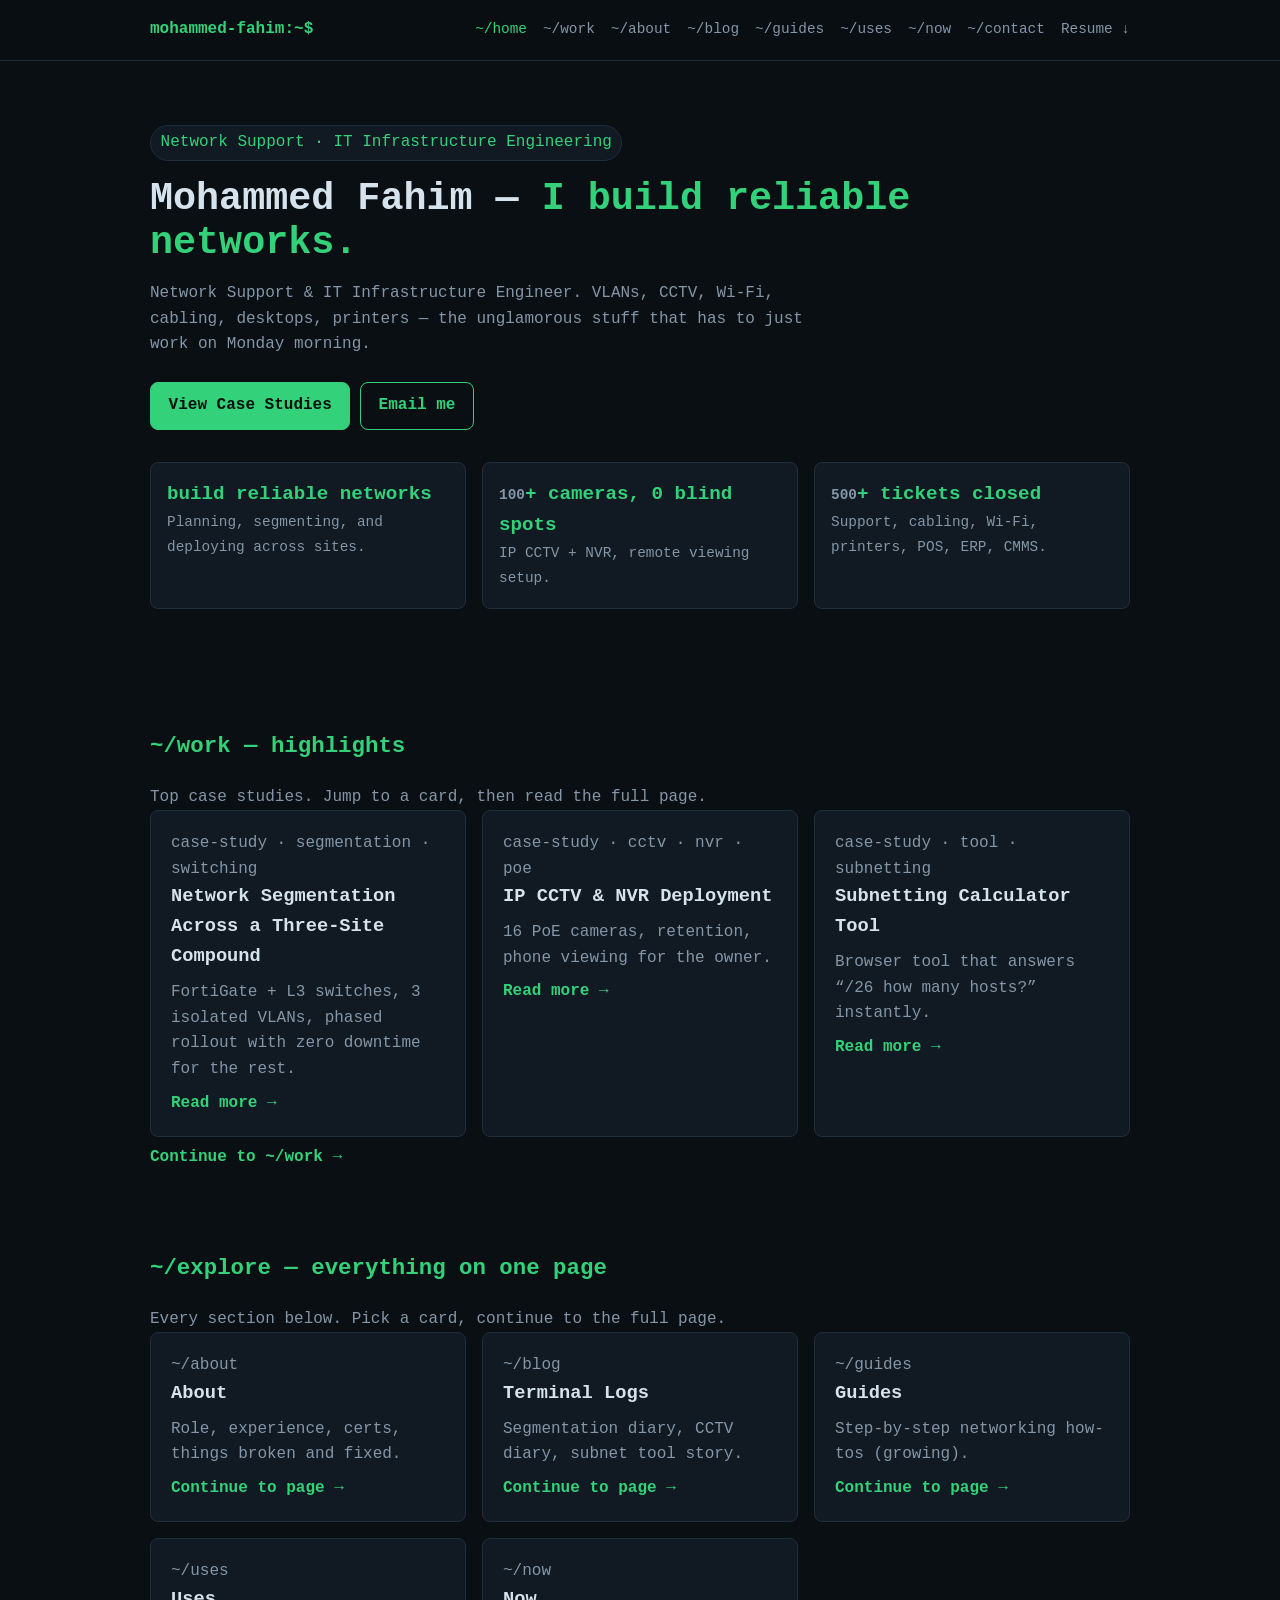
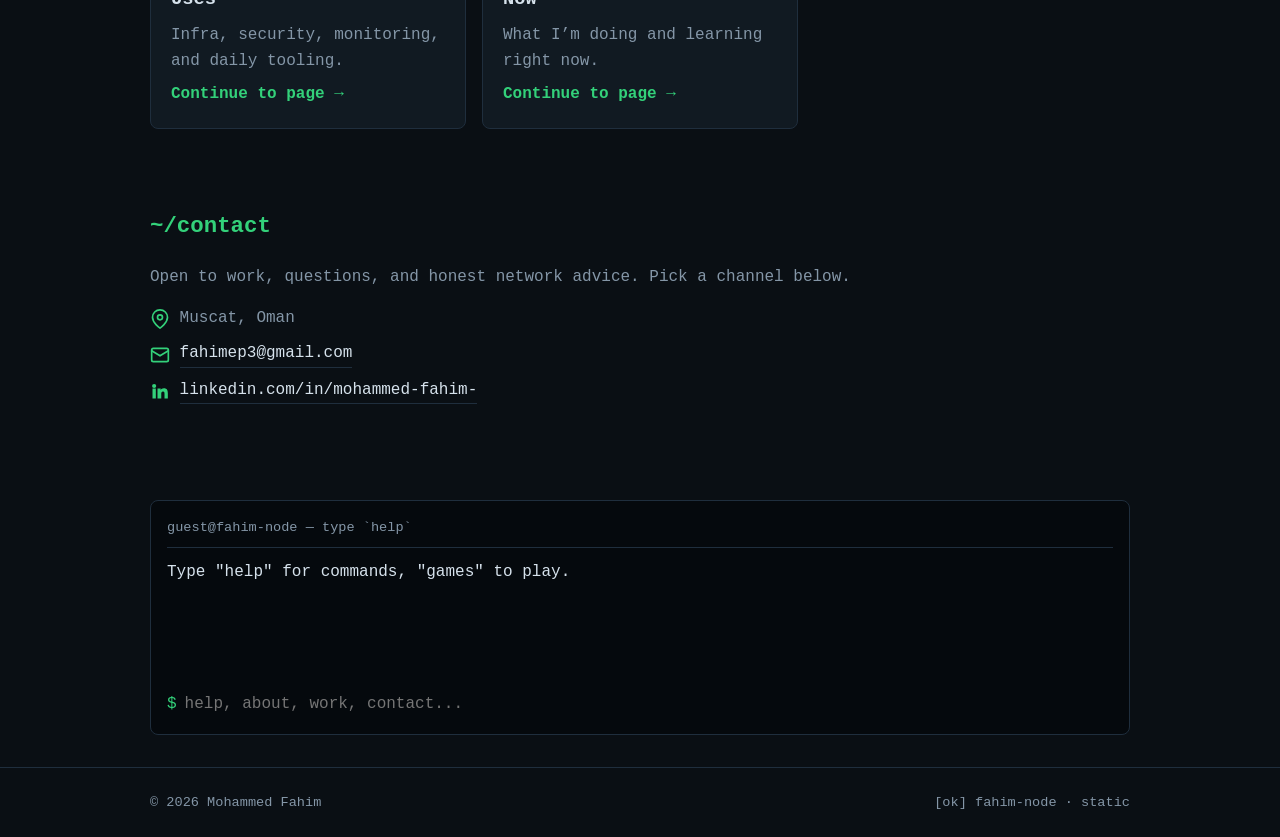
<file: index.html>
<!DOCTYPE html>
<html lang="en">
<head>
  <meta charset="UTF-8" />
  <meta name="viewport" content="width=device-width, initial-scale=1.0" />
  <title>Mohammed Fahim | Network Engineer</title>
  <meta name="description" content="Mohammed Fahim — Network Support & IT Infrastructure Engineer: VLANs, CCTV, Wi-Fi, cabling." />
  <meta name="theme-color" content="#0a0f14" />
  <meta property="og:type" content="website" />
  <meta property="og:title" content="Mohammed Fahim — Network Engineer" />
  <meta property="og:description" content="VLANs, CCTV, Wi-Fi, cabling — the unglamorous stuff that just works on Monday morning." />
  <link rel="icon" href="favicon.svg" />
  <link rel="stylesheet" href="styles.css" />
  <script src="theme.js"></script>
</head>
<body>
<div id="boot" class="boot" hidden><pre id="bootLog"></pre></div>
<header class="nav"><div class="container nav-inner">
<a href="index.html" class="logo">mohammed-fahim:~$</a>
<nav class="nav-links" id="navLinks">
<a href="index.html" class="nav-link active">~/home</a>
<a href="work.html" class="nav-link">~/work</a>
<a href="about.html" class="nav-link">~/about</a>
<a href="blog.html" class="nav-link">~/blog</a>
<a href="guides.html" class="nav-link">~/guides</a>
<a href="uses.html" class="nav-link">~/uses</a>
<a href="now.html" class="nav-link">~/now</a>
<a href="index.html#section-contact" class="nav-link">~/contact</a>
<a href="resume.pdf" class="nav-link">Resume ↓</a>
</nav>
<button class="hamburger" id="hamburger" aria-label="menu">☰</button>
</div></header>
<main class="container">
<section class="hero">
<div class="badge">Network Support · IT Infrastructure Engineering</div>
<h1>Mohammed Fahim — <span>I build reliable networks.</span></h1>
<p class="hero-sub">Network Support &amp; IT Infrastructure Engineer. VLANs, CCTV, Wi-Fi, cabling, desktops, printers — the unglamorous stuff that has to just work on Monday morning.</p>
<p><a class="btn btn-primary" href="work.html">View Case Studies</a><a class="btn btn-outline" href="index.html#section-contact">Email me</a></p>
<div class="metrics">
<div class="metric"><strong>build reliable networks</strong><span>Planning, segmenting, and deploying across sites.</span></div>
<div class="metric"><strong><span data-count="100">100</span>+ cameras, 0 blind spots</strong><span>IP CCTV + NVR, remote viewing setup.</span></div>
<div class="metric"><strong><span data-count="500">500</span>+ tickets closed</strong><span>Support, cabling, Wi-Fi, printers, POS, ERP, CMMS.</span></div>
</div>
</section>
<section id="section-work" class="section reveal">
<h2 class="section-title">~/work — highlights</h2>
<p class="muted">Top case studies. Jump to a card, then read the full page.</p>
<div class="card-grid">
<article class="card" id="card-vlan">
<p class="muted">case-study · segmentation · switching</p>
<h3>Network Segmentation Across a Three-Site Compound</h3>
<p>FortiGate + L3 switches, 3 isolated VLANs, phased rollout with zero downtime for the rest.</p>
<p><a class="read-more" href="work-vlan.html">Read more →</a></p>
</article>
<article class="card" id="card-cctv">
<p class="muted">case-study · cctv · nvr · poe</p>
<h3>IP CCTV &amp; NVR Deployment</h3>
<p>16 PoE cameras, retention, phone viewing for the owner.</p>
<p><a class="read-more" href="work-cctv.html">Read more →</a></p>
</article>
<article class="card" id="card-subnet">
<p class="muted">case-study · tool · subnetting</p>
<h3>Subnetting Calculator Tool</h3>
<p>Browser tool that answers “/26 how many hosts?” instantly.</p>
<p><a class="read-more" href="work-subnet.html">Read more →</a></p>
</article>
</div>
<p><a class="read-more" href="work.html">Continue to ~/work →</a></p>
</section>
<section id="section-pages" class="section reveal">
<h2 class="section-title">~/explore — everything on one page</h2>
<p class="muted">Every section below. Pick a card, continue to the full page.</p>
<div class="card-grid">
<article class="card" id="section-about">
<p class="muted">~/about</p>
<h3>About</h3>
<p>Role, experience, certs, things broken and fixed.</p>
<p><a class="read-more" href="about.html">Continue to page →</a></p>
</article>
<article class="card" id="section-blog">
<p class="muted">~/blog</p>
<h3>Terminal Logs</h3>
<p>Segmentation diary, CCTV diary, subnet tool story.</p>
<p><a class="read-more" href="blog.html">Continue to page →</a></p>
</article>
<article class="card" id="section-guides">
<p class="muted">~/guides</p>
<h3>Guides</h3>
<p>Step-by-step networking how-tos (growing).</p>
<p><a class="read-more" href="guides.html">Continue to page →</a></p>
</article>
<article class="card" id="section-uses">
<p class="muted">~/uses</p>
<h3>Uses</h3>
<p>Infra, security, monitoring, and daily tooling.</p>
<p><a class="read-more" href="uses.html">Continue to page →</a></p>
</article>
<article class="card" id="section-now">
<p class="muted">~/now</p>
<h3>Now</h3>
<p>What I’m doing and learning right now.</p>
<p><a class="read-more" href="now.html">Continue to page →</a></p>
</article>
</div>
</section>
<section id="section-contact" class="section reveal">
<h2 class="section-title">~/contact</h2>
<p class="muted">Open to work, questions, and honest network advice. Pick a channel below.</p>
<div class="contact-info">
<p class="contact-item"><svg class="ci-icon" viewBox="0 0 24 24" width="20" height="20" fill="none" stroke="currentColor" stroke-width="2" stroke-linecap="round" stroke-linejoin="round" aria-hidden="true"><path d="M21 10c0 7-9 13-9 13s-9-6-9-13a9 9 0 0 1 18 0z" /><circle cx="12" cy="10" r="3" /></svg><span>Muscat, Oman</span></p>
<p class="contact-item"><svg class="ci-icon" viewBox="0 0 24 24" width="20" height="20" fill="none" stroke="currentColor" stroke-width="2" stroke-linecap="round" stroke-linejoin="round" aria-hidden="true"><rect x="2" y="4" width="20" height="16" rx="2" /><path d="m2 7 10 6 10-6" /></svg><a href="mailto:fahimep3@gmail.com">fahimep3@gmail.com</a></p>
<p class="contact-item"><svg class="ci-icon" viewBox="0 0 24 24" width="20" height="20" fill="currentColor" aria-hidden="true"><path d="M4.98 3.5a2.5 2.5 0 1 1 0 5 2.5 2.5 0 0 1 0-5zM3 9h4v12H3zM9 9h3.8v1.7h.05c.53-1 1.83-2.05 3.77-2.05 4.03 0 4.78 2.65 4.78 6.1V21h-4v-5.4c0-1.3-.02-2.95-1.8-2.95-1.8 0-2.07 1.4-2.07 2.85V21H9z" /></svg><a href="https://www.linkedin.com/in/mohammed-fahim-/" target="_blank" rel="noopener">linkedin.com/in/mohammed-fahim-</a></p>
</div>
<!-- Contact form hidden for now — re-enable when Formspree is set up.
<form id="contactForm" class="contact-form" novalidate>
<input type="text" id="name" placeholder="Your Name" required maxlength="80" autocomplete="name" />
<input type="email" id="email" placeholder="Your Email" required maxlength="120" autocomplete="email" />
<textarea id="message" rows="5" placeholder="Your Message" required maxlength="2000"></textarea>
<button type="submit" class="btn btn-primary">Send Message</button>
<p class="form-status" id="formStatus"></p>
</form>
-->
</section>
<section class="terminal">
<div class="term-head">guest@fahim-node — type `help`</div>
<div id="termOutput">Type "help" for commands, "games" to play.</div>
<pre id="gameScreen" class="game-screen" hidden></pre>
<div class="term-input-row"><span>$</span><input id="termInput" placeholder="help, about, work, contact..." autocomplete="off" autocapitalize="off" autocorrect="off" spellcheck="false" maxlength="120" aria-label="terminal command" /></div>
</section>
</main>
<footer class="footer"><div class="container"><span>© 2026 Mohammed Fahim</span><span>[ok] fahim-node · static</span></div></footer>
<script src="script.js"></script>
</body>
</html>
</file>
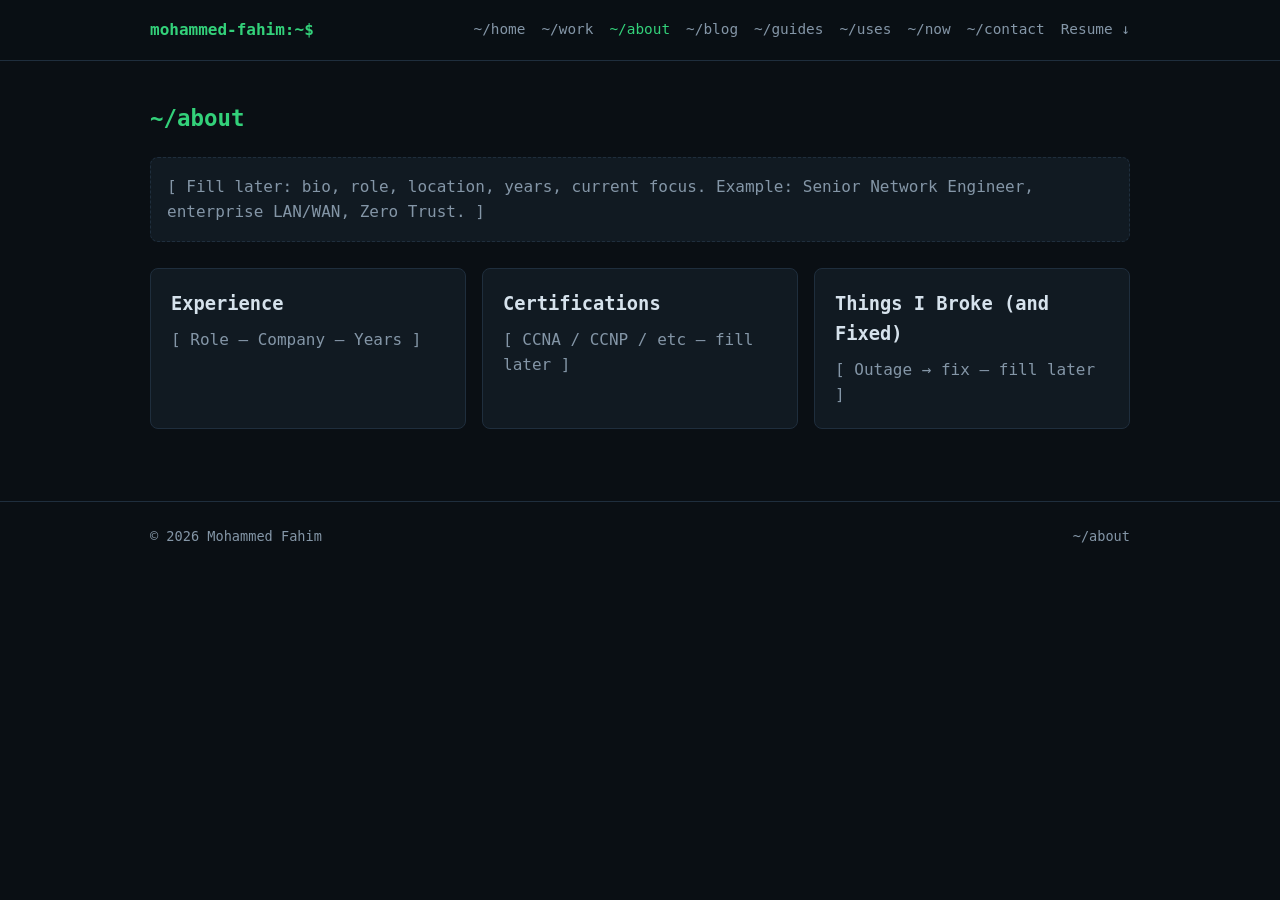
<file: about.html>
<!DOCTYPE html><html lang="en"><head><meta charset="UTF-8"/><meta name="viewport" content="width=device-width, initial-scale=1.0"/><title>~/about — Mohammed Fahim</title><meta name="description" content="Mohammed Fahim — Network Support & IT Infrastructure Engineer: VLANs, CCTV, Wi-Fi, cabling."/><meta name="theme-color" content="#0a0f14"/><meta property="og:type" content="website"/><meta property="og:title" content="Mohammed Fahim — Network Engineer"/><link rel="icon" href="favicon.svg"/><link rel="stylesheet" href="styles.css"/><script src="theme.js"></script></head><body>
<header class="nav"><div class="container nav-inner">
<a href="index.html" class="logo">mohammed-fahim:~$</a>
<nav class="nav-links" id="navLinks">
<a href="index.html" class="nav-link">~/home</a><a href="work.html" class="nav-link">~/work</a><a href="about.html" class="nav-link active">~/about</a><a href="blog.html" class="nav-link">~/blog</a><a href="guides.html" class="nav-link">~/guides</a><a href="uses.html" class="nav-link">~/uses</a><a href="now.html" class="nav-link">~/now</a><a href="index.html#section-contact" class="nav-link">~/contact</a><a href="resume.pdf" class="nav-link">Resume ↓</a>
</nav><button class="hamburger" id="hamburger">☰</button></div></header>
<main class="container section">
<h2 class="section-title">~/about</h2>
<div class="placeholder">[ Fill later: bio, role, location, years, current focus. Example: Senior Network Engineer, enterprise LAN/WAN, Zero Trust. ]</div>
<br/><div class="card-grid">
<div class="card"><h3>Experience</h3><p>[ Role — Company — Years ]</p></div>
<div class="card"><h3>Certifications</h3><p>[ CCNA / CCNP / etc — fill later ]</p></div>
<div class="card"><h3>Things I Broke (and Fixed)</h3><p>[ Outage → fix — fill later ]</p></div>
</div></main>
<footer class="footer"><div class="container"><span>© 2026 Mohammed Fahim</span><span>~/about</span></div></footer>
<script src="script.js"></script></body></html>
</file>
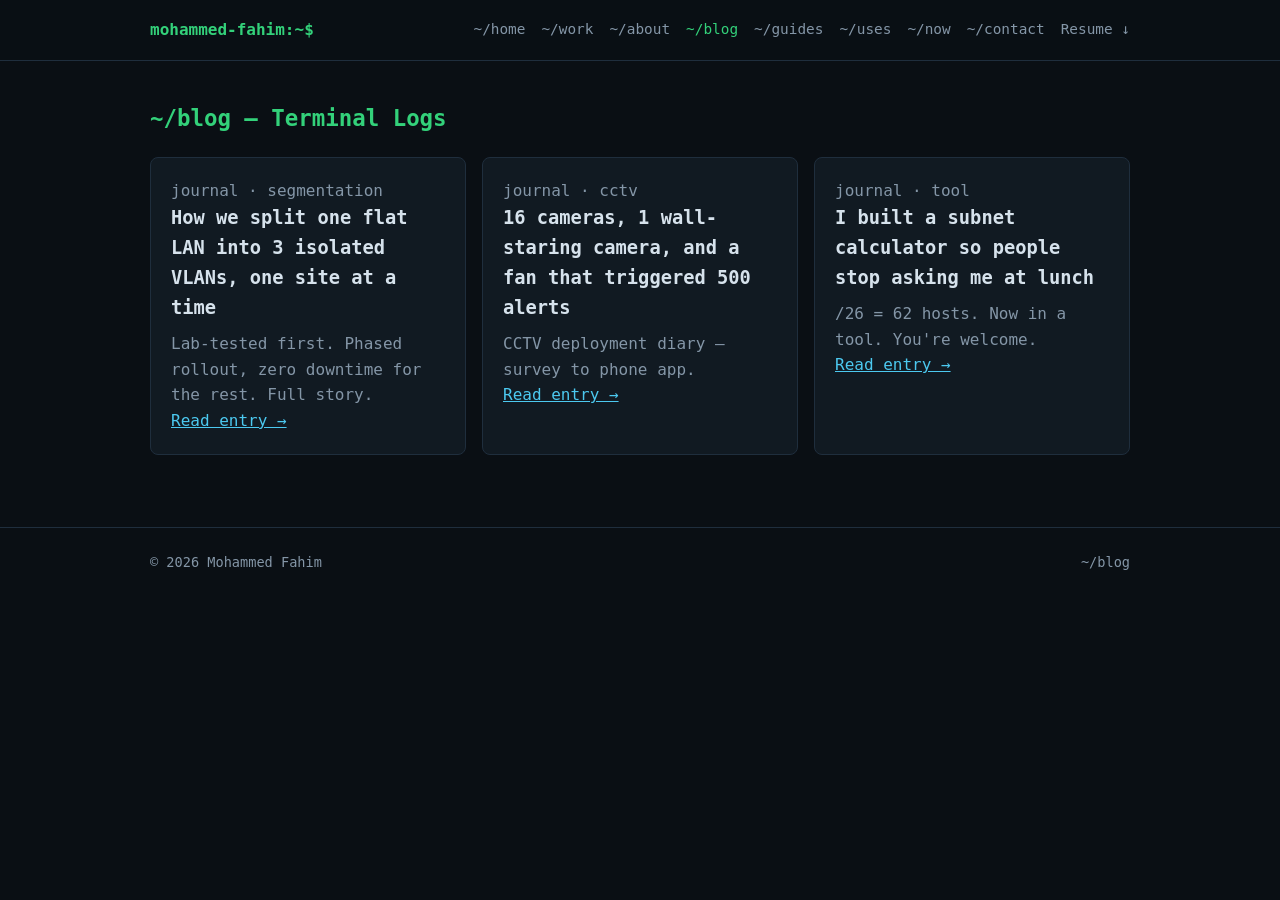
<file: blog.html>
<!DOCTYPE html><html lang="en"><head><meta charset="UTF-8"/><meta name="viewport" content="width=device-width, initial-scale=1.0"/><title>~/blog — Mohammed Fahim</title><meta name="description" content="Mohammed Fahim — Network Support & IT Infrastructure Engineer: VLANs, CCTV, Wi-Fi, cabling."/><meta name="theme-color" content="#0a0f14"/><meta property="og:type" content="website"/><meta property="og:title" content="Mohammed Fahim — Network Engineer"/><link rel="icon" href="favicon.svg"/><link rel="stylesheet" href="styles.css"/><script src="theme.js"></script></head><body>
<header class="nav"><div class="container nav-inner">
<a href="index.html" class="logo">mohammed-fahim:~$</a>
<nav class="nav-links" id="navLinks">
<a href="index.html" class="nav-link">~/home</a><a href="work.html" class="nav-link">~/work</a><a href="about.html" class="nav-link">~/about</a><a href="blog.html" class="nav-link active">~/blog</a><a href="guides.html" class="nav-link">~/guides</a><a href="uses.html" class="nav-link">~/uses</a><a href="now.html" class="nav-link">~/now</a><a href="index.html#section-contact" class="nav-link">~/contact</a><a href="resume.pdf" class="nav-link">Resume ↓</a>
</nav><button class="hamburger" id="hamburger">☰</button></div></header>
<main class="container section">
<h2 class="section-title">~/blog — Terminal Logs</h2>
<div class="card-grid">
<div class="card"><p class="muted">journal · segmentation</p><h3>How we split one flat LAN into 3 isolated VLANs, one site at a time</h3><p>Lab-tested first. Phased rollout, zero downtime for the rest. Full story.</p><p><a href="work-vlan.html">Read entry →</a></p></div>
<div class="card"><p class="muted">journal · cctv</p><h3>16 cameras, 1 wall-staring camera, and a fan that triggered 500 alerts</h3><p>CCTV deployment diary — survey to phone app.</p><p><a href="work-cctv.html">Read entry →</a></p></div>
<div class="card"><p class="muted">journal · tool</p><h3>I built a subnet calculator so people stop asking me at lunch</h3><p>/26 = 62 hosts. Now in a tool. You're welcome.</p><p><a href="work-subnet.html">Read entry →</a></p></div>
</div></main>
<footer class="footer"><div class="container"><span>© 2026 Mohammed Fahim</span><span>~/blog</span></div></footer>
<script src="script.js"></script></body></html>
</file>
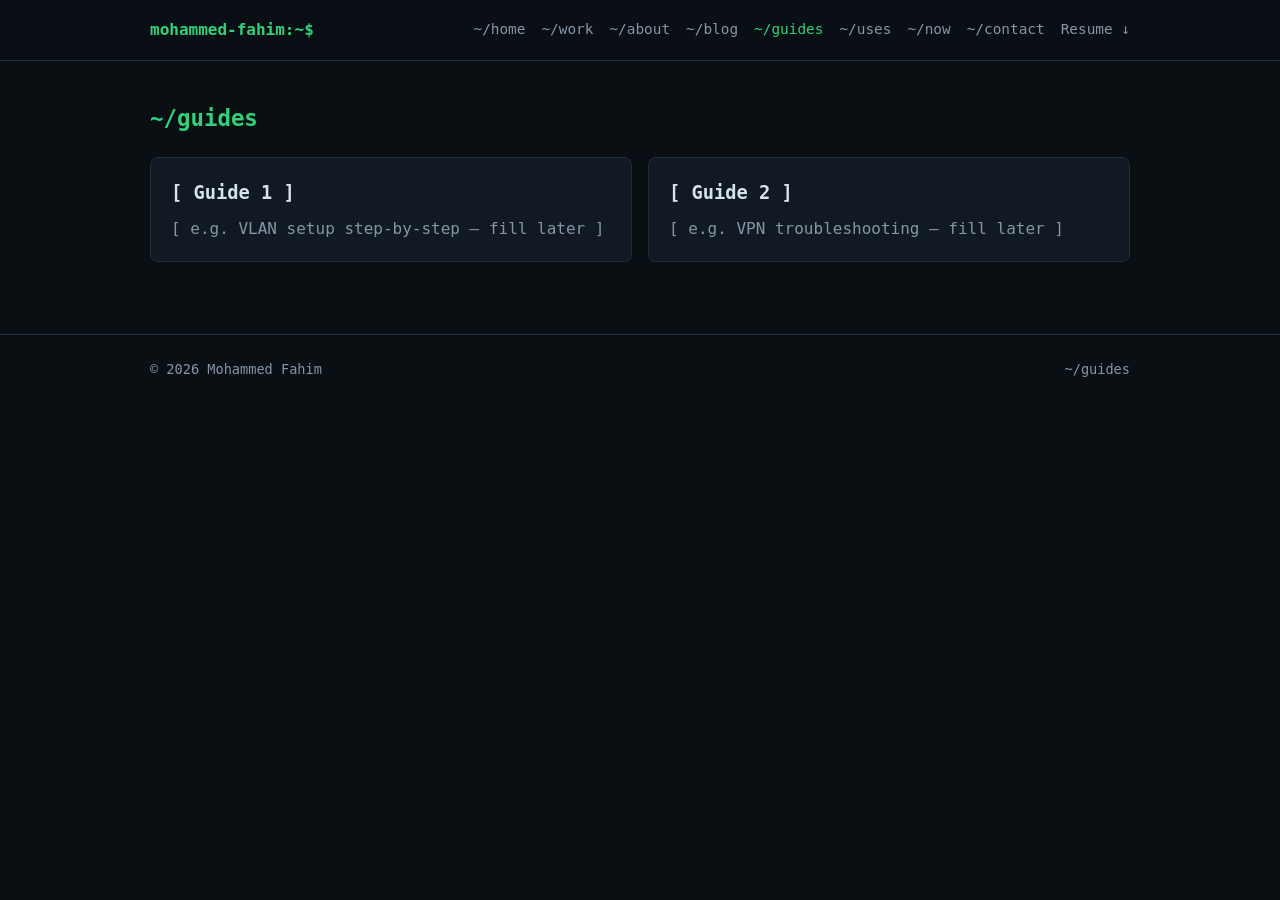
<file: guides.html>
<!DOCTYPE html><html lang="en"><head><meta charset="UTF-8"/><meta name="viewport" content="width=device-width, initial-scale=1.0"/><title>~/guides — Mohammed Fahim</title><meta name="description" content="Mohammed Fahim — Network Support & IT Infrastructure Engineer: VLANs, CCTV, Wi-Fi, cabling."/><meta name="theme-color" content="#0a0f14"/><meta property="og:type" content="website"/><meta property="og:title" content="Mohammed Fahim — Network Engineer"/><link rel="icon" href="favicon.svg"/><link rel="stylesheet" href="styles.css"/><script src="theme.js"></script></head><body>
<header class="nav"><div class="container nav-inner">
<a href="index.html" class="logo">mohammed-fahim:~$</a>
<nav class="nav-links" id="navLinks">
<a href="index.html" class="nav-link">~/home</a><a href="work.html" class="nav-link">~/work</a><a href="about.html" class="nav-link">~/about</a><a href="blog.html" class="nav-link">~/blog</a><a href="guides.html" class="nav-link active">~/guides</a><a href="uses.html" class="nav-link">~/uses</a><a href="now.html" class="nav-link">~/now</a><a href="index.html#section-contact" class="nav-link">~/contact</a><a href="resume.pdf" class="nav-link">Resume ↓</a>
</nav><button class="hamburger" id="hamburger">☰</button></div></header>
<main class="container section">
<h2 class="section-title">~/guides</h2>
<div class="card-grid">
<div class="card"><h3>[ Guide 1 ]</h3><p>[ e.g. VLAN setup step-by-step — fill later ]</p></div>
<div class="card"><h3>[ Guide 2 ]</h3><p>[ e.g. VPN troubleshooting — fill later ]</p></div>
</div></main>
<footer class="footer"><div class="container"><span>© 2026 Mohammed Fahim</span><span>~/guides</span></div></footer>
<script src="script.js"></script></body></html>
</file>
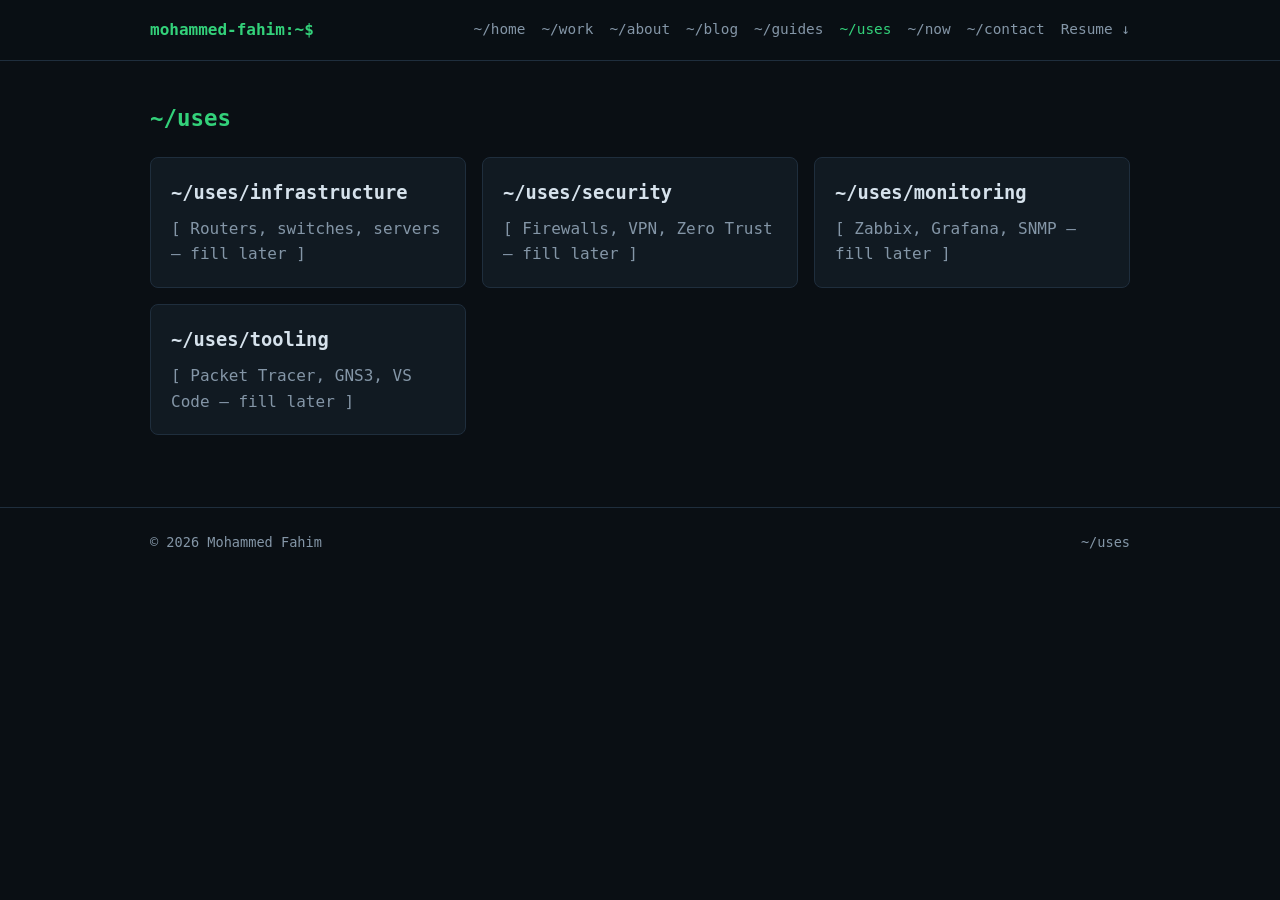
<file: uses.html>
<!DOCTYPE html><html lang="en"><head><meta charset="UTF-8"/><meta name="viewport" content="width=device-width, initial-scale=1.0"/><title>~/uses — Mohammed Fahim</title><meta name="description" content="Mohammed Fahim — Network Support & IT Infrastructure Engineer: VLANs, CCTV, Wi-Fi, cabling."/><meta name="theme-color" content="#0a0f14"/><meta property="og:type" content="website"/><meta property="og:title" content="Mohammed Fahim — Network Engineer"/><link rel="icon" href="favicon.svg"/><link rel="stylesheet" href="styles.css"/><script src="theme.js"></script></head><body>
<header class="nav"><div class="container nav-inner">
<a href="index.html" class="logo">mohammed-fahim:~$</a>
<nav class="nav-links" id="navLinks">
<a href="index.html" class="nav-link">~/home</a><a href="work.html" class="nav-link">~/work</a><a href="about.html" class="nav-link">~/about</a><a href="blog.html" class="nav-link">~/blog</a><a href="guides.html" class="nav-link">~/guides</a><a href="uses.html" class="nav-link active">~/uses</a><a href="now.html" class="nav-link">~/now</a><a href="index.html#section-contact" class="nav-link">~/contact</a><a href="resume.pdf" class="nav-link">Resume ↓</a>
</nav><button class="hamburger" id="hamburger">☰</button></div></header>
<main class="container section">
<h2 class="section-title">~/uses</h2>
<div class="card-grid">
<div class="card"><h3>~/uses/infrastructure</h3><p>[ Routers, switches, servers — fill later ]</p></div>
<div class="card"><h3>~/uses/security</h3><p>[ Firewalls, VPN, Zero Trust — fill later ]</p></div>
<div class="card"><h3>~/uses/monitoring</h3><p>[ Zabbix, Grafana, SNMP — fill later ]</p></div>
<div class="card"><h3>~/uses/tooling</h3><p>[ Packet Tracer, GNS3, VS Code — fill later ]</p></div>
</div></main>
<footer class="footer"><div class="container"><span>© 2026 Mohammed Fahim</span><span>~/uses</span></div></footer>
<script src="script.js"></script></body></html>
</file>
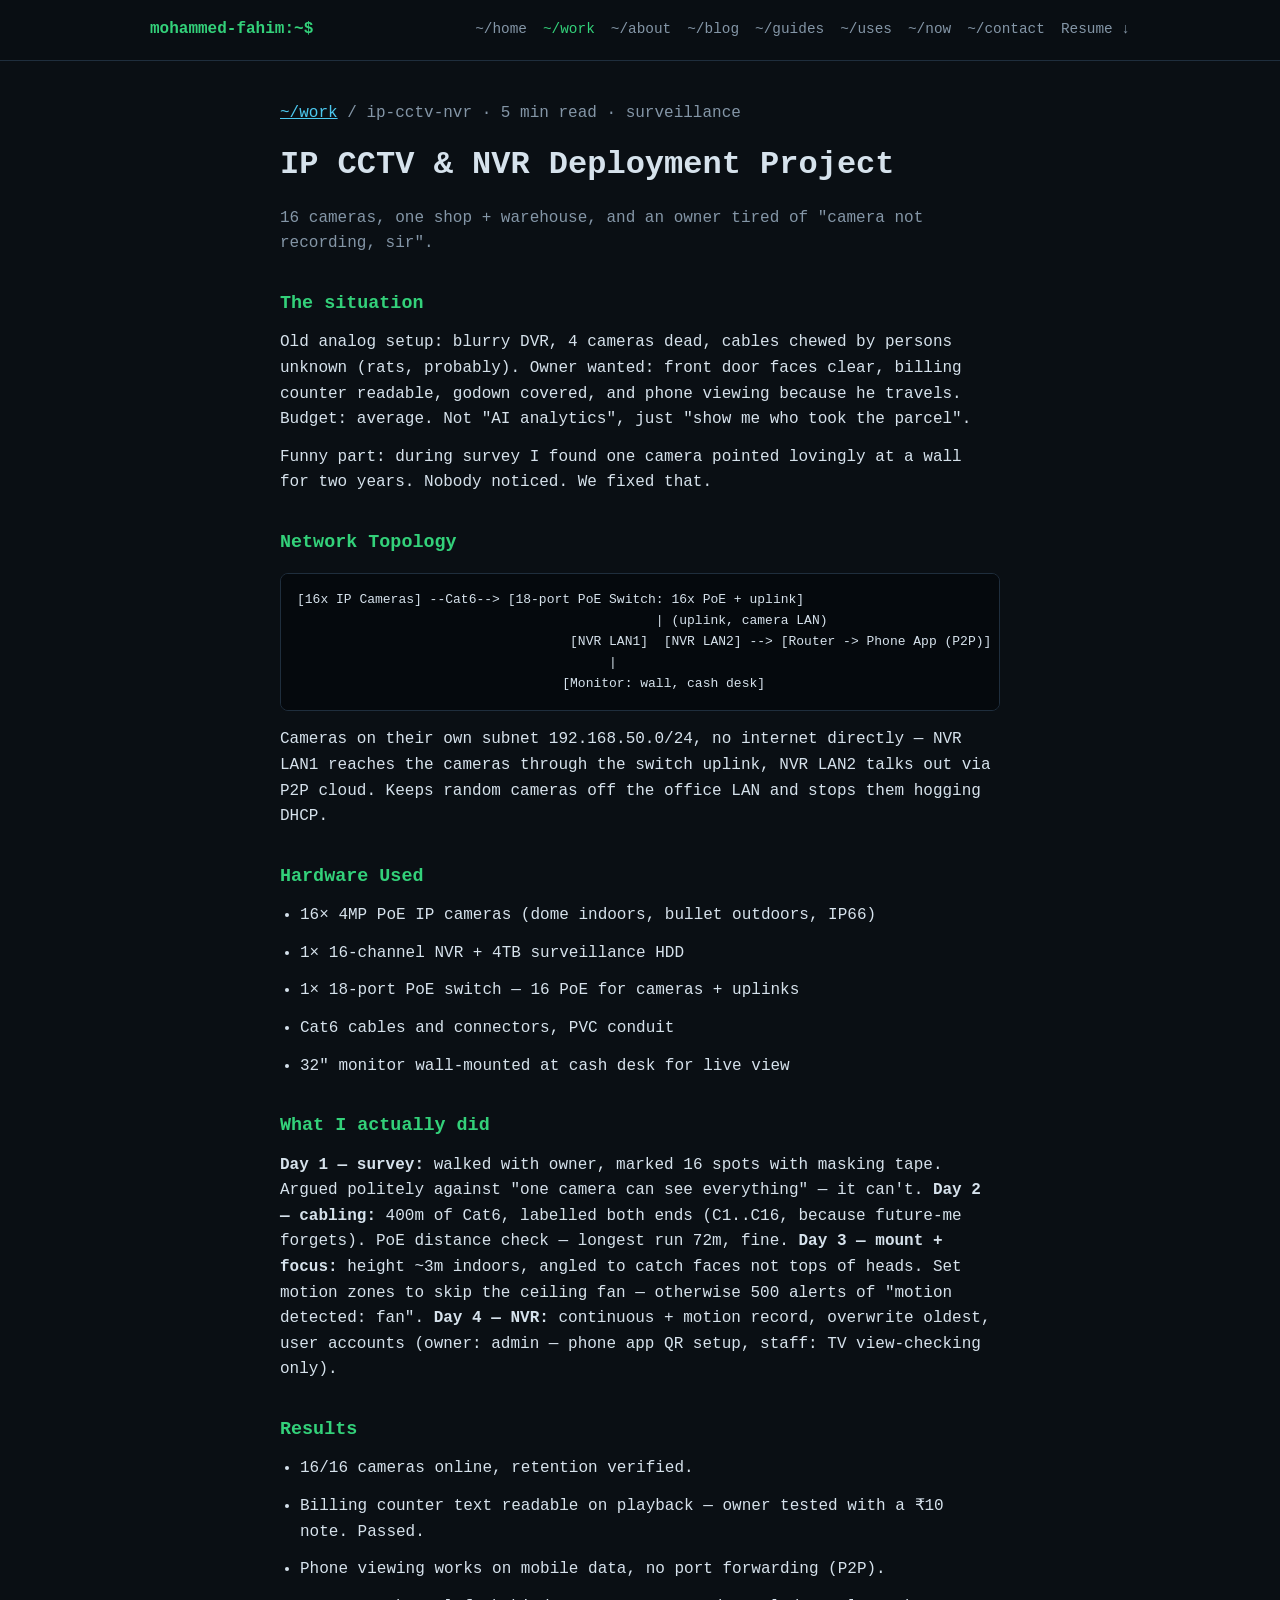
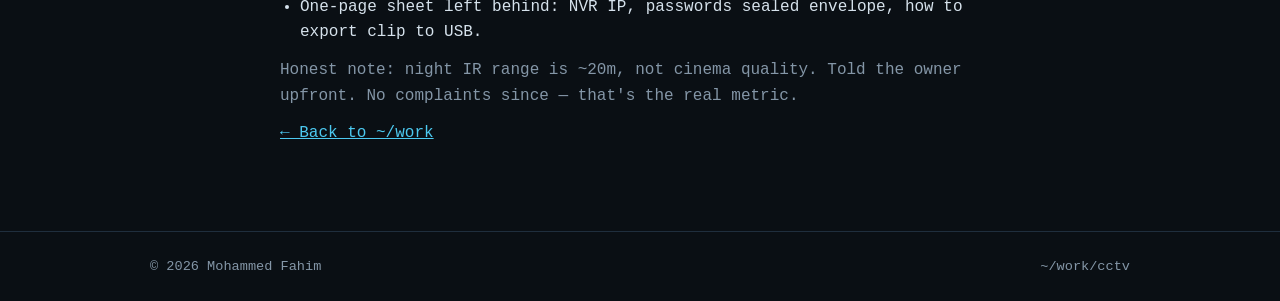
<file: work-cctv.html>
<!DOCTYPE html><html lang="en"><head><meta charset="UTF-8"/><meta name="viewport" content="width=device-width, initial-scale=1.0"/><title>IP CCTV & NVR — Mohammed Fahim</title><meta name="description" content="Mohammed Fahim — Network Support & IT Infrastructure Engineer: VLANs, CCTV, Wi-Fi, cabling."/><meta name="theme-color" content="#0a0f14"/><meta property="og:type" content="website"/><meta property="og:title" content="Mohammed Fahim — Network Engineer"/><link rel="icon" href="favicon.svg"/><link rel="stylesheet" href="styles.css"/><script src="theme.js"></script></head><body>
<header class="nav"><div class="container nav-inner">
<a href="index.html" class="logo">mohammed-fahim:~$</a>
<nav class="nav-links" id="navLinks">
<a href="index.html" class="nav-link">~/home</a><a href="work.html" class="nav-link active">~/work</a><a href="about.html" class="nav-link">~/about</a><a href="blog.html" class="nav-link">~/blog</a><a href="guides.html" class="nav-link">~/guides</a><a href="uses.html" class="nav-link">~/uses</a><a href="now.html" class="nav-link">~/now</a><a href="index.html#section-contact" class="nav-link">~/contact</a><a href="resume.pdf" class="nav-link">Resume ↓</a>
</nav><button class="hamburger" id="hamburger">☰</button></div></header>
<main class="container section article">
<p class="muted"><a href="work.html">~/work</a> / ip-cctv-nvr · 5 min read · surveillance</p>
<h1>IP CCTV &amp; NVR Deployment Project</h1>
<p class="muted">16 cameras, one shop + warehouse, and an owner tired of "camera not recording, sir".</p>

<h2>The situation</h2>
<p>Old analog setup: blurry DVR, 4 cameras dead, cables chewed by persons unknown (rats, probably). Owner wanted: front door faces clear, billing counter readable, godown covered, and phone viewing because he travels. Budget: average. Not "AI analytics", just "show me who took the parcel".</p>
<p>Funny part: during survey I found one camera pointed lovingly at a wall for two years. Nobody noticed. We fixed that.</p>

<h2>Network Topology</h2>
<pre class="topo">[16x IP Cameras] --Cat6--> [18-port PoE Switch: 16x PoE + uplink]
                                              | (uplink, camera LAN)
                                   [NVR LAN1]  [NVR LAN2] --> [Router -> Phone App (P2P)]
                                        |
                                  [Monitor: wall, cash desk]</pre>
<p>Cameras on their own subnet 192.168.50.0/24, no internet directly — NVR LAN1 reaches the cameras through the switch uplink, NVR LAN2 talks out via P2P cloud. Keeps random cameras off the office LAN and stops them hogging DHCP.</p>

<h2>Hardware Used</h2>
<ul>
<li>16× 4MP PoE IP cameras (dome indoors, bullet outdoors, IP66)</li>
<li>1× 16-channel NVR + 4TB surveillance HDD</li>
<li>1× 18-port PoE switch — 16 PoE for cameras + uplinks</li>
<li>Cat6 cables and connectors, PVC conduit</li>
<li>32" monitor wall-mounted at cash desk for live view</li>
</ul>

<h2>What I actually did</h2>
<p><strong>Day 1 — survey:</strong> walked with owner, marked 16 spots with masking tape. Argued politely against "one camera can see everything" — it can't. <strong>Day 2 — cabling:</strong> 400m of Cat6, labelled both ends (C1..C16, because future-me forgets). PoE distance check — longest run 72m, fine. <strong>Day 3 — mount + focus:</strong> height ~3m indoors, angled to catch faces not tops of heads. Set motion zones to skip the ceiling fan — otherwise 500 alerts of "motion detected: fan". <strong>Day 4 — NVR:</strong> continuous + motion record, overwrite oldest, user accounts (owner: admin — phone app QR setup, staff: TV view-checking only).</p>

<h2>Results</h2>
<ul>
<li>16/16 cameras online, retention verified.</li>
<li>Billing counter text readable on playback — owner tested with a ₹10 note. Passed.</li>
<li>Phone viewing works on mobile data, no port forwarding (P2P).</li>
<li>One-page sheet left behind: NVR IP, passwords sealed envelope, how to export clip to USB.</li>
</ul>
<p class="muted">Honest note: night IR range is ~20m, not cinema quality. Told the owner upfront. No complaints since — that's the real metric.</p>
<p><a href="work.html">← Back to ~/work</a></p>
</main>
<footer class="footer"><div class="container"><span>© 2026 Mohammed Fahim</span><span>~/work/cctv</span></div></footer>
<script src="script.js"></script></body></html>
</file>
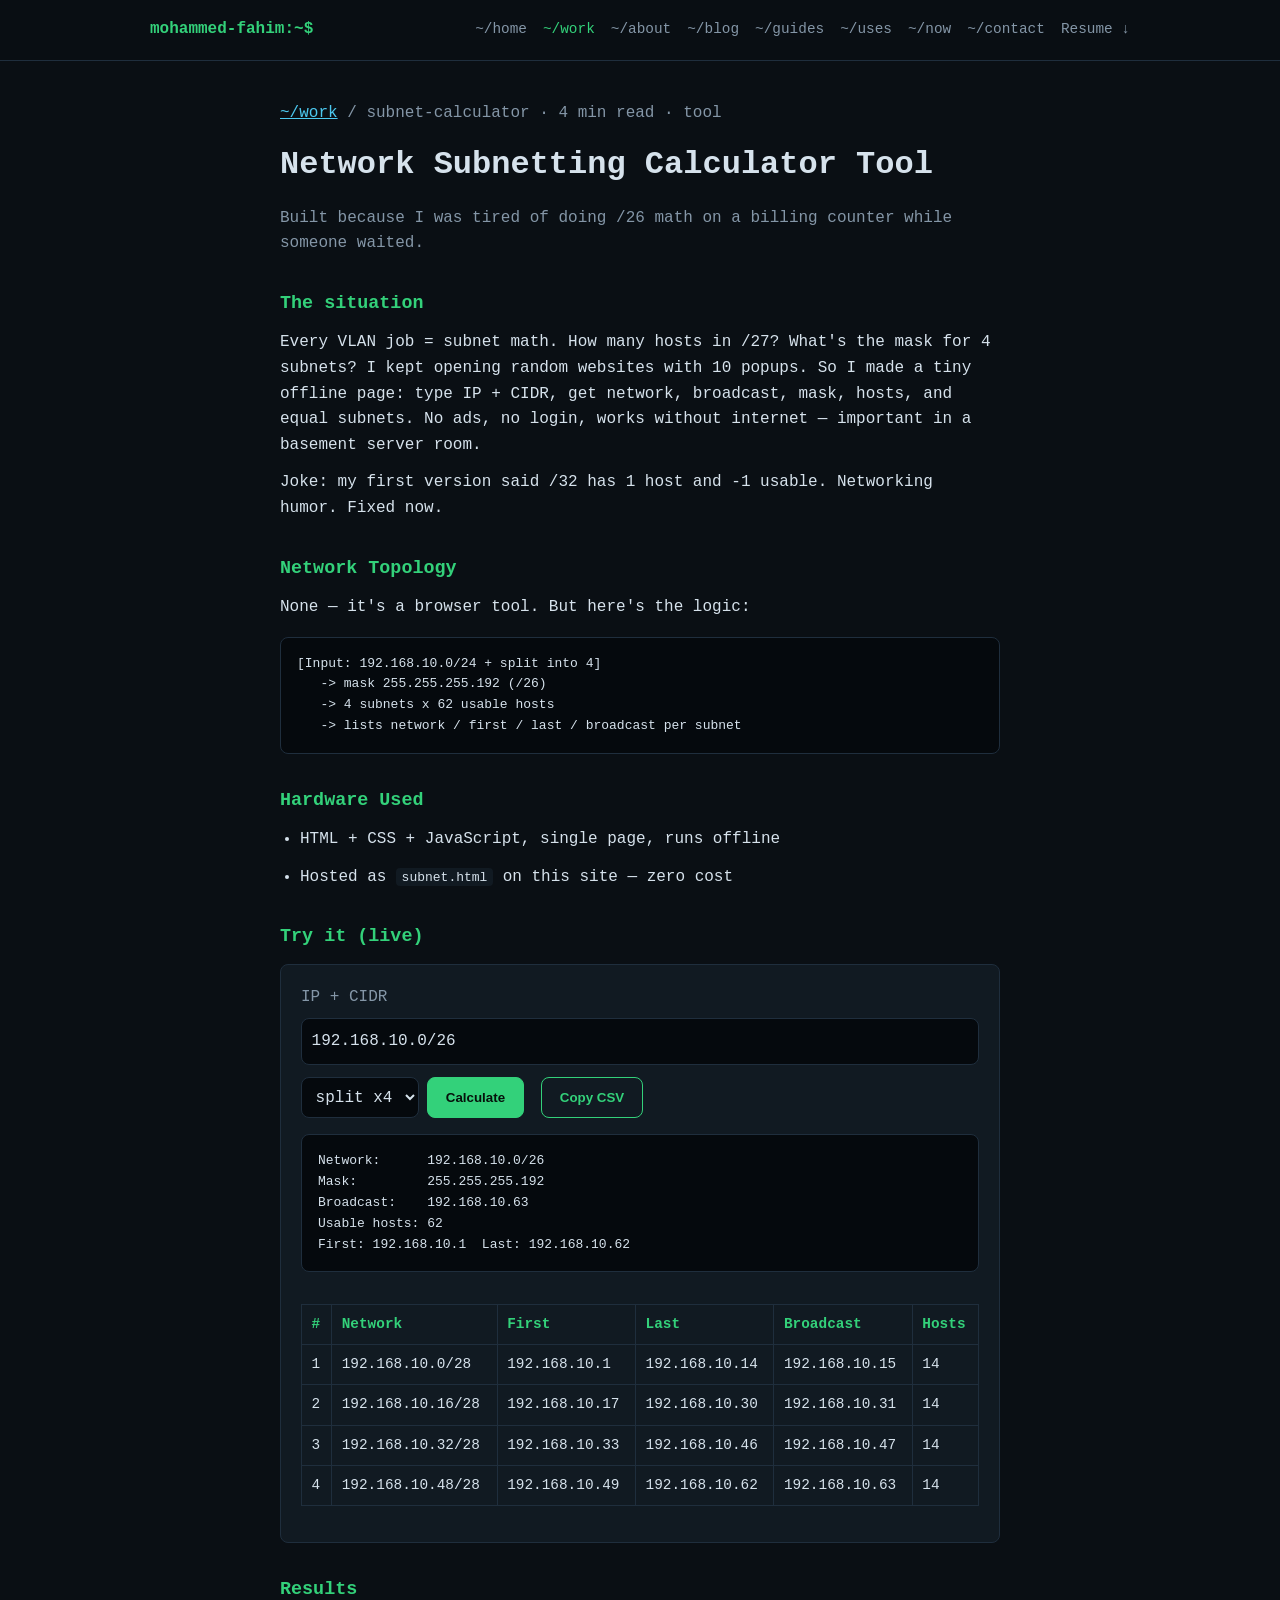
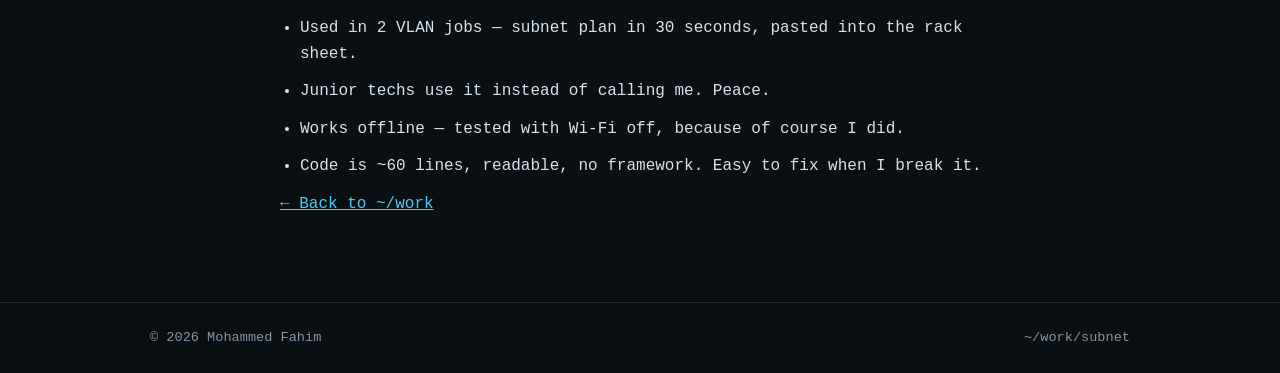
<file: work-subnet.html>
<!DOCTYPE html><html lang="en"><head><meta charset="UTF-8"/><meta name="viewport" content="width=device-width, initial-scale=1.0"/><title>Subnet Calculator — Mohammed Fahim</title><meta name="description" content="Mohammed Fahim — Network Support & IT Infrastructure Engineer: VLANs, CCTV, Wi-Fi, cabling."/><meta name="theme-color" content="#0a0f14"/><meta property="og:type" content="website"/><meta property="og:title" content="Mohammed Fahim — Network Engineer"/><link rel="icon" href="favicon.svg"/><link rel="stylesheet" href="styles.css"/><script src="theme.js"></script></head><body>
<header class="nav"><div class="container nav-inner">
<a href="index.html" class="logo">mohammed-fahim:~$</a>
<nav class="nav-links" id="navLinks">
<a href="index.html" class="nav-link">~/home</a><a href="work.html" class="nav-link active">~/work</a><a href="about.html" class="nav-link">~/about</a><a href="blog.html" class="nav-link">~/blog</a><a href="guides.html" class="nav-link">~/guides</a><a href="uses.html" class="nav-link">~/uses</a><a href="now.html" class="nav-link">~/now</a><a href="index.html#section-contact" class="nav-link">~/contact</a><a href="resume.pdf" class="nav-link">Resume ↓</a>
</nav><button class="hamburger" id="hamburger">☰</button></div></header>
<main class="container section article">
<p class="muted"><a href="work.html">~/work</a> / subnet-calculator · 4 min read · tool</p>
<h1>Network Subnetting Calculator Tool</h1>
<p class="muted">Built because I was tired of doing /26 math on a billing counter while someone waited.</p>

<h2>The situation</h2>
<p>Every VLAN job = subnet math. How many hosts in /27? What's the mask for 4 subnets? I kept opening random websites with 10 popups. So I made a tiny offline page: type IP + CIDR, get network, broadcast, mask, hosts, and equal subnets. No ads, no login, works without internet — important in a basement server room.</p>
<p>Joke: my first version said /32 has 1 host and -1 usable. Networking humor. Fixed now.</p>

<h2>Network Topology</h2>
<p>None — it's a browser tool. But here's the logic:</p>
<pre class="topo">[Input: 192.168.10.0/24 + split into 4]
   -> mask 255.255.255.192 (/26)
   -> 4 subnets x 62 usable hosts
   -> lists network / first / last / broadcast per subnet</pre>

<h2>Hardware Used</h2>
<ul>
<li>HTML + CSS + JavaScript, single page, runs offline</li>
<li>Hosted as <code>subnet.html</code> on this site — zero cost</li>
</ul>

<h2>Try it (live)</h2>
<div class="card">
<label class="muted" for="subIp">IP + CIDR</label><br/>
<input id="subIp" class="subnet-input" value="192.168.10.0/26" />
<div class="subnet-row">
<select id="splitCount" class="subnet-select">
<option value="1">no split</option>
<option value="2">split x2</option>
<option value="4" selected>split x4</option>
<option value="8">split x8</option>
</select>
<button class="btn btn-primary" id="subBtn" type="button">Calculate</button>
<button class="btn btn-outline" id="csvBtn" type="button">Copy CSV</button>
</div>
<pre class="topo subnet-out" id="subOut">Output appears here...</pre>
<div id="splitWrap" class="subnet-split"></div>
</div>

<h2>Results</h2>
<ul>
<li>Used in 2 VLAN jobs — subnet plan in 30 seconds, pasted into the rack sheet.</li>
<li>Junior techs use it instead of calling me. Peace.</li>
<li>Works offline — tested with Wi-Fi off, because of course I did.</li>
<li>Code is ~60 lines, readable, no framework. Easy to fix when I break it.</li>
</ul>
<p><a href="work.html">← Back to ~/work</a></p>
</main>
<footer class="footer"><div class="container"><span>© 2026 Mohammed Fahim</span><span>~/work/subnet</span></div></footer>
<script src="script.js"></script>
<script src="subnet-tool.js"></script>
</body></html>
</file>
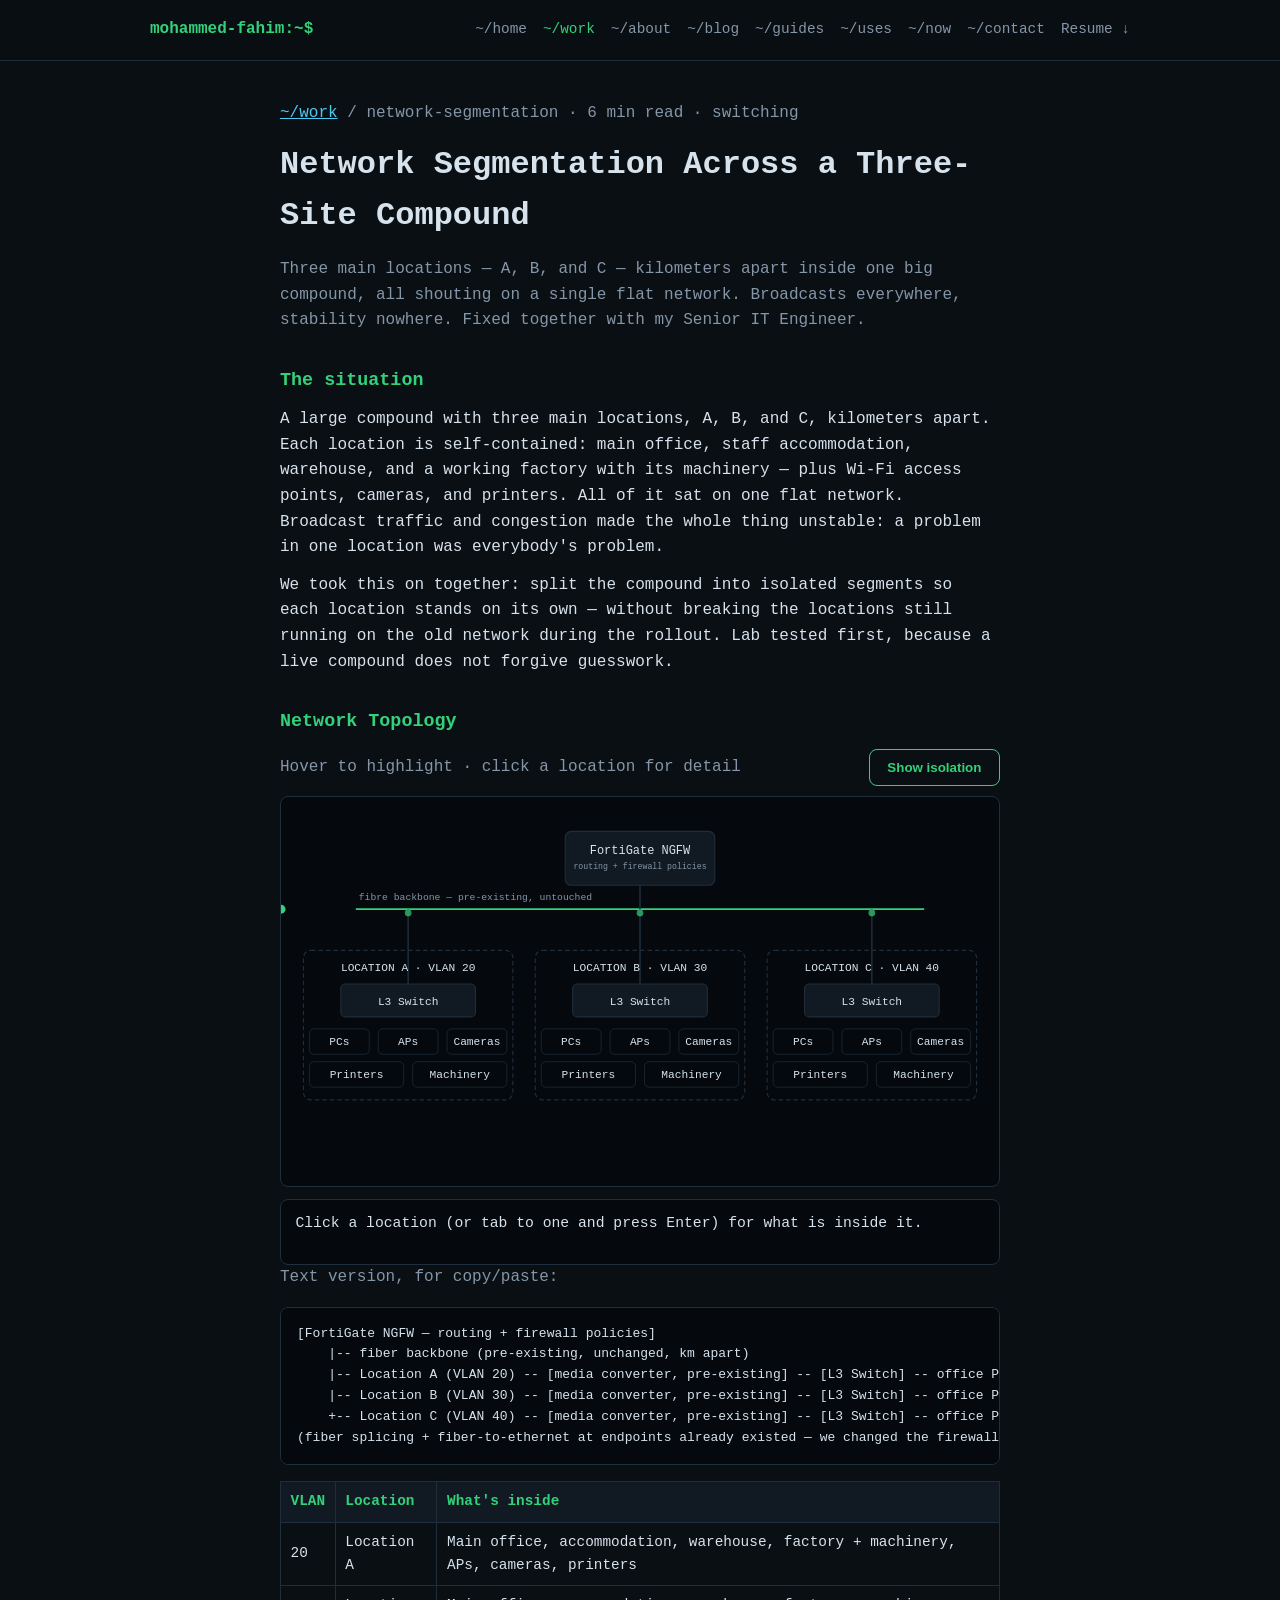
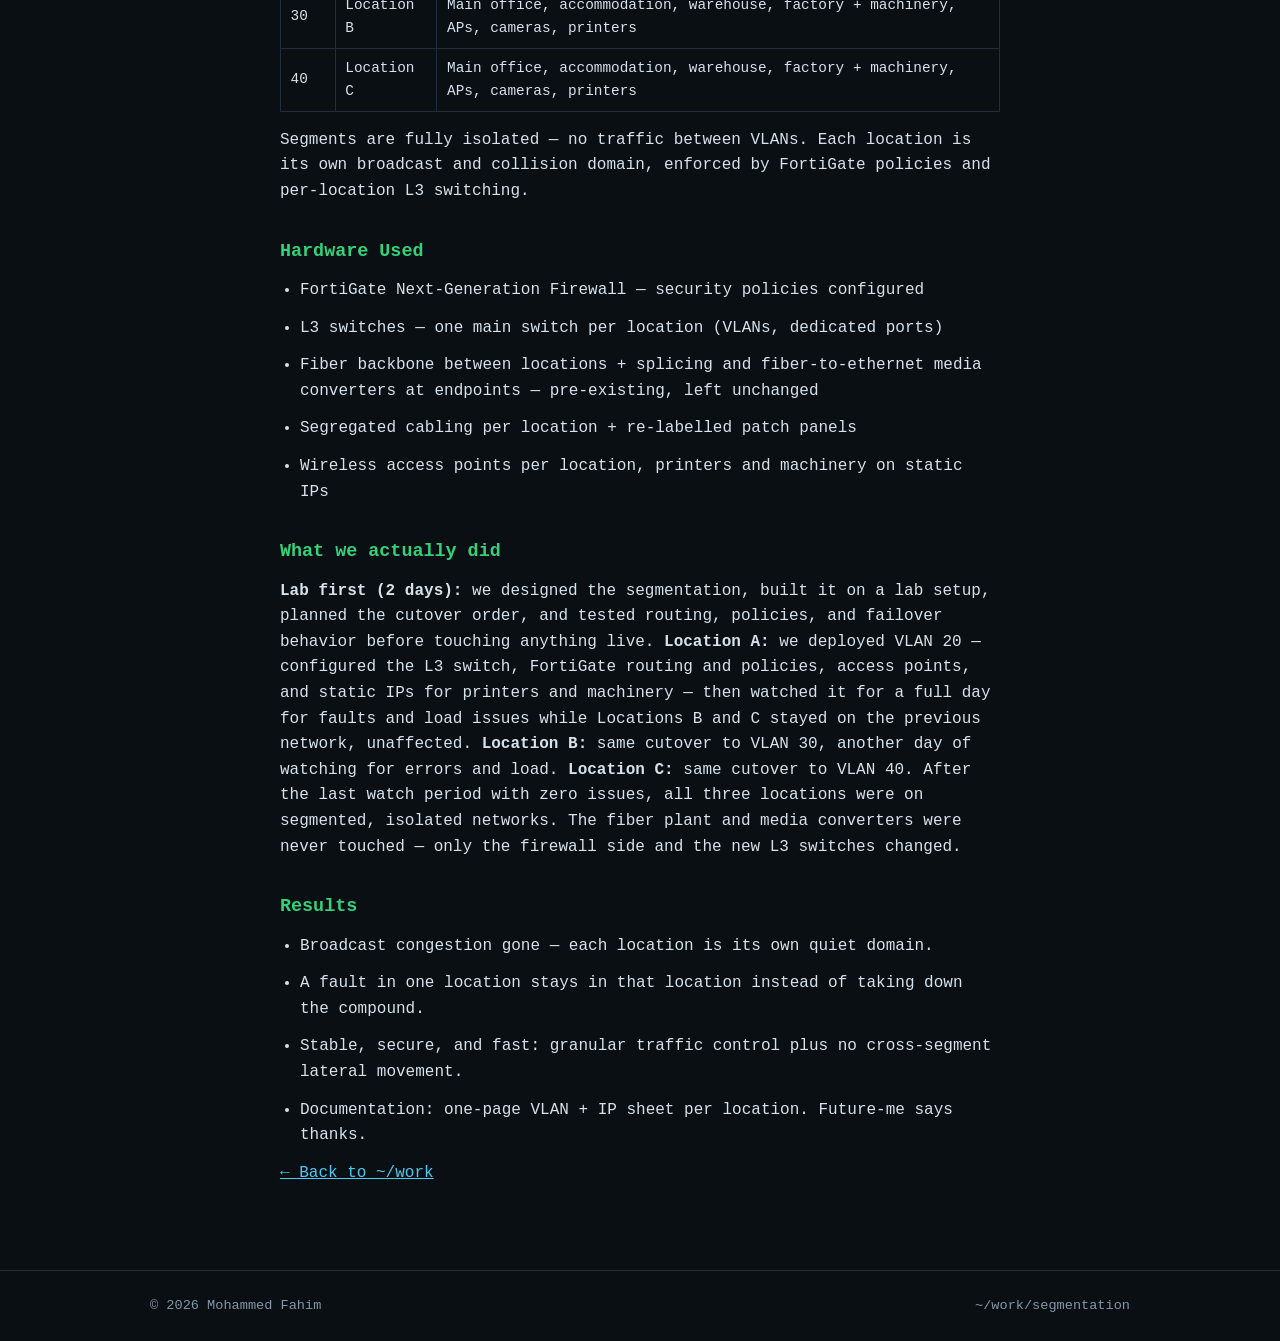
<file: work-vlan.html>
<!DOCTYPE html><html lang="en"><head><meta charset="UTF-8"/><meta name="viewport" content="width=device-width, initial-scale=1.0"/><title>Network Segmentation — Mohammed Fahim</title><meta name="description" content="Mohammed Fahim — Network Support & IT Infrastructure Engineer: VLANs, CCTV, Wi-Fi, cabling."/><meta name="theme-color" content="#0a0f14"/><meta property="og:type" content="website"/><meta property="og:title" content="Mohammed Fahim — Network Engineer"/><link rel="icon" href="favicon.svg"/><link rel="stylesheet" href="styles.css"/><script src="theme.js"></script></head><body>
<header class="nav"><div class="container nav-inner">
<a href="index.html" class="logo">mohammed-fahim:~$</a>
<nav class="nav-links" id="navLinks">
<a href="index.html" class="nav-link">~/home</a><a href="work.html" class="nav-link active">~/work</a><a href="about.html" class="nav-link">~/about</a><a href="blog.html" class="nav-link">~/blog</a><a href="guides.html" class="nav-link">~/guides</a><a href="uses.html" class="nav-link">~/uses</a><a href="now.html" class="nav-link">~/now</a><a href="index.html#section-contact" class="nav-link">~/contact</a><a href="resume.pdf" class="nav-link">Resume ↓</a>
</nav><button class="hamburger" id="hamburger">☰</button></div></header>
<main class="container section article">
<p class="muted"><a href="work.html">~/work</a> / network-segmentation · 6 min read · switching</p>
<h1>Network Segmentation Across a Three-Site Compound</h1>
<p class="muted">Three main locations — A, B, and C — kilometers apart inside one big compound, all shouting on a single flat network. Broadcasts everywhere, stability nowhere. Fixed together with my Senior IT Engineer.</p>

<h2>The situation</h2>
<p>A large compound with three main locations, A, B, and C, kilometers apart. Each location is self-contained: main office, staff accommodation, warehouse, and a working factory with its machinery — plus Wi-Fi access points, cameras, and printers. All of it sat on one flat network. Broadcast traffic and congestion made the whole thing unstable: a problem in one location was everybody's problem.</p>
<p>We took this on together: split the compound into isolated segments so each location stands on its own — without breaking the locations still running on the old network during the rollout. Lab tested first, because a live compound does not forgive guesswork.</p>

<h2>Network Topology</h2>
<div class="net-head">
<span class="muted">Hover to highlight · click a location for detail</span>
<button class="btn btn-outline" id="netIso" type="button" aria-pressed="false">Show isolation</button>
</div>
<div class="net-scroll">
<svg id="netSvg" class="net-svg" data-iso="off" viewBox="0 0 960 520" role="img" aria-labelledby="netTitle netDesc">
<title id="netTitle">Three-site compound network with three isolated VLANs</title>
<desc id="netDesc">A FortiGate NGFW connects over a fibre backbone to three locations. Location A is VLAN 20, Location B is VLAN 30 and Location C is VLAN 40. Each location has one L3 switch serving office PCs, Wi-Fi access points, cameras, printers and machinery. The fibre plant and media converters are pre-existing and were left unchanged. The three VLANs are fully isolated from each other.</desc>

<g class="net-links">
<line class="net-rail" x1="100" y1="150" x2="860" y2="150"/>
<line class="net-drop" x1="480" y1="118" x2="480" y2="150"/>
<line class="net-drop" x1="170" y1="150" x2="170" y2="250"/>
<line class="net-drop" x1="480" y1="150" x2="480" y2="250"/>
<line class="net-drop" x1="790" y1="150" x2="790" y2="250"/>
</g>
<text class="net-label" x="104" y="138">fibre backbone — pre-existing, untouched</text>

<g class="net-site net-fw" data-net="fw" tabindex="0" role="button" aria-label="FortiGate NGFW">
<rect class="net-node" x="380" y="46" width="200" height="72" rx="8"/>
<text class="net-node-head" x="480" y="76" text-anchor="middle">FortiGate NGFW</text>
<text class="net-sub" x="480" y="96" text-anchor="middle">routing + firewall policies</text>
</g>

<g class="net-site" data-net="a" tabindex="0" role="button" aria-label="Location A, VLAN 20">
<rect class="net-site-box" x="30" y="205" width="280" height="200" rx="10"/>
<text class="net-site-head" x="170" y="232" text-anchor="middle">LOCATION A · VLAN 20</text>
<rect class="net-node" x="80" y="250" width="180" height="44" rx="6"/>
<text class="net-text" x="170" y="278" text-anchor="middle">L3 Switch</text>
<rect class="net-chip" x="38" y="310" width="80" height="34" rx="6"/>
<text class="net-text" x="78" y="332" text-anchor="middle">PCs</text>
<rect class="net-chip" x="130" y="310" width="80" height="34" rx="6"/>
<text class="net-text" x="170" y="332" text-anchor="middle">APs</text>
<rect class="net-chip" x="222" y="310" width="80" height="34" rx="6"/>
<text class="net-text" x="262" y="332" text-anchor="middle">Cameras</text>
<rect class="net-chip" x="38" y="354" width="126" height="34" rx="6"/>
<text class="net-text" x="101" y="376" text-anchor="middle">Printers</text>
<rect class="net-chip" x="176" y="354" width="126" height="34" rx="6"/>
<text class="net-text" x="239" y="376" text-anchor="middle">Machinery</text>
</g>

<g class="net-site" data-net="b" tabindex="0" role="button" aria-label="Location B, VLAN 30">
<rect class="net-site-box" x="340" y="205" width="280" height="200" rx="10"/>
<text class="net-site-head" x="480" y="232" text-anchor="middle">LOCATION B · VLAN 30</text>
<rect class="net-node" x="390" y="250" width="180" height="44" rx="6"/>
<text class="net-text" x="480" y="278" text-anchor="middle">L3 Switch</text>
<rect class="net-chip" x="348" y="310" width="80" height="34" rx="6"/>
<text class="net-text" x="388" y="332" text-anchor="middle">PCs</text>
<rect class="net-chip" x="440" y="310" width="80" height="34" rx="6"/>
<text class="net-text" x="480" y="332" text-anchor="middle">APs</text>
<rect class="net-chip" x="532" y="310" width="80" height="34" rx="6"/>
<text class="net-text" x="572" y="332" text-anchor="middle">Cameras</text>
<rect class="net-chip" x="348" y="354" width="126" height="34" rx="6"/>
<text class="net-text" x="411" y="376" text-anchor="middle">Printers</text>
<rect class="net-chip" x="486" y="354" width="126" height="34" rx="6"/>
<text class="net-text" x="549" y="376" text-anchor="middle">Machinery</text>
</g>

<g class="net-site" data-net="c" tabindex="0" role="button" aria-label="Location C, VLAN 40">
<rect class="net-site-box" x="650" y="205" width="280" height="200" rx="10"/>
<text class="net-site-head" x="790" y="232" text-anchor="middle">LOCATION C · VLAN 40</text>
<rect class="net-node" x="700" y="250" width="180" height="44" rx="6"/>
<text class="net-text" x="790" y="278" text-anchor="middle">L3 Switch</text>
<rect class="net-chip" x="658" y="310" width="80" height="34" rx="6"/>
<text class="net-text" x="698" y="332" text-anchor="middle">PCs</text>
<rect class="net-chip" x="750" y="310" width="80" height="34" rx="6"/>
<text class="net-text" x="790" y="332" text-anchor="middle">APs</text>
<rect class="net-chip" x="842" y="310" width="80" height="34" rx="6"/>
<text class="net-text" x="882" y="332" text-anchor="middle">Cameras</text>
<rect class="net-chip" x="658" y="354" width="126" height="34" rx="6"/>
<text class="net-text" x="721" y="376" text-anchor="middle">Printers</text>
<rect class="net-chip" x="796" y="354" width="126" height="34" rx="6"/>
<text class="net-text" x="859" y="376" text-anchor="middle">Machinery</text>
</g>

<g class="net-blocks" aria-hidden="true">
<rect class="net-iso-ring" x="23" y="198" width="294" height="214" rx="12"/>
<rect class="net-iso-ring" x="333" y="198" width="294" height="214" rx="12"/>
<rect class="net-iso-ring" x="643" y="198" width="294" height="214" rx="12"/>
<text class="net-iso-label" x="480" y="470" text-anchor="middle">Isolation ON — no traffic between VLAN 20, 30 and 40</text>
</g>

<circle class="net-packet" cx="0" cy="150" r="6"/>
<circle class="net-pulse" cx="170" cy="155" r="4.5"/>
<circle class="net-pulse d2" cx="480" cy="155" r="4.5"/>
<circle class="net-pulse d3" cx="790" cy="155" r="4.5"/>
</svg>
</div>
<div class="net-detail" id="netDetail">Click a location (or tab to one and press Enter) for what is inside it.</div>
<p class="muted">Text version, for copy/paste:</p>
<pre class="topo">[FortiGate NGFW — routing + firewall policies]
    |-- fiber backbone (pre-existing, unchanged, km apart)
    |-- Location A (VLAN 20) -- [media converter, pre-existing] -- [L3 Switch] -- office PCs, APs, cameras, printers, machinery
    |-- Location B (VLAN 30) -- [media converter, pre-existing] -- [L3 Switch] -- office PCs, APs, cameras, printers, machinery
    +-- Location C (VLAN 40) -- [media converter, pre-existing] -- [L3 Switch] -- office PCs, APs, cameras, printers, machinery
(fiber splicing + fiber-to-ethernet at endpoints already existed — we changed the firewall side and added L3 switches; each location fully isolated)</pre>
<table>
<tr><th>VLAN</th><th>Location</th><th>What's inside</th></tr>
<tr><td>20</td><td>Location A</td><td>Main office, accommodation, warehouse, factory + machinery, APs, cameras, printers</td></tr>
<tr><td>30</td><td>Location B</td><td>Main office, accommodation, warehouse, factory + machinery, APs, cameras, printers</td></tr>
<tr><td>40</td><td>Location C</td><td>Main office, accommodation, warehouse, factory + machinery, APs, cameras, printers</td></tr>
</table>
<p>Segments are fully isolated — no traffic between VLANs. Each location is its own broadcast and collision domain, enforced by FortiGate policies and per-location L3 switching.</p>

<h2>Hardware Used</h2>
<ul>
<li>FortiGate Next-Generation Firewall — security policies configured</li>
<li>L3 switches — one main switch per location (VLANs, dedicated ports)</li>
<li>Fiber backbone between locations + splicing and fiber-to-ethernet media converters at endpoints — pre-existing, left unchanged</li>
<li>Segregated cabling per location + re-labelled patch panels</li>
<li>Wireless access points per location, printers and machinery on static IPs</li>
</ul>

<h2>What we actually did</h2>
<p><strong>Lab first (2 days):</strong> we designed the segmentation, built it on a lab setup, planned the cutover order, and tested routing, policies, and failover behavior before touching anything live. <strong>Location A:</strong> we deployed VLAN 20 — configured the L3 switch, FortiGate routing and policies, access points, and static IPs for printers and machinery — then watched it for a full day for faults and load issues while Locations B and C stayed on the previous network, unaffected. <strong>Location B:</strong> same cutover to VLAN 30, another day of watching for errors and load. <strong>Location C:</strong> same cutover to VLAN 40. After the last watch period with zero issues, all three locations were on segmented, isolated networks. The fiber plant and media converters were never touched — only the firewall side and the new L3 switches changed.</p>

<h2>Results</h2>
<ul>
<li>Broadcast congestion gone — each location is its own quiet domain.</li>
<li>A fault in one location stays in that location instead of taking down the compound.</li>
<li>Stable, secure, and fast: granular traffic control plus no cross-segment lateral movement.</li>
<li>Documentation: one-page VLAN + IP sheet per location. Future-me says thanks.</li>
</ul>
<p><a href="work.html">← Back to ~/work</a></p>
</main>
<footer class="footer"><div class="container"><span>© 2026 Mohammed Fahim</span><span>~/work/segmentation</span></div></footer>
<script src="script.js"></script>
<script src="topology.js"></script></body></html>
</file>
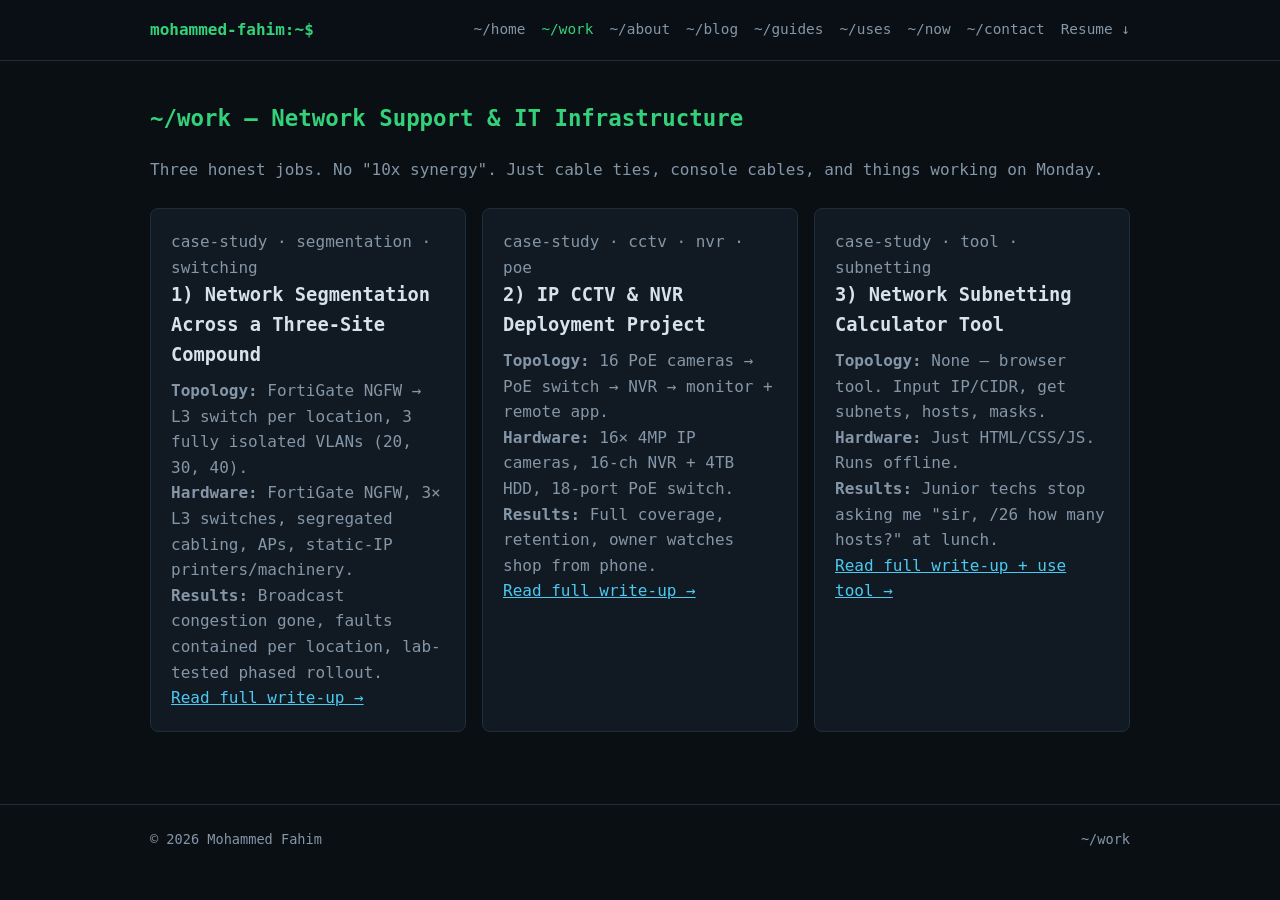
<file: work.html>
<!DOCTYPE html><html lang="en"><head><meta charset="UTF-8"/><meta name="viewport" content="width=device-width, initial-scale=1.0"/><title>~/work — Mohammed Fahim</title><meta name="description" content="Mohammed Fahim — Network Support & IT Infrastructure Engineer: VLANs, CCTV, Wi-Fi, cabling."/><meta name="theme-color" content="#0a0f14"/><meta property="og:type" content="website"/><meta property="og:title" content="Mohammed Fahim — Network Engineer"/><link rel="icon" href="favicon.svg"/><link rel="stylesheet" href="styles.css"/><script src="theme.js"></script></head><body>
<header class="nav"><div class="container nav-inner">
<a href="index.html" class="logo">mohammed-fahim:~$</a>
<nav class="nav-links" id="navLinks">
<a href="index.html" class="nav-link">~/home</a><a href="work.html" class="nav-link active">~/work</a><a href="about.html" class="nav-link">~/about</a><a href="blog.html" class="nav-link">~/blog</a><a href="guides.html" class="nav-link">~/guides</a><a href="uses.html" class="nav-link">~/uses</a><a href="now.html" class="nav-link">~/now</a><a href="index.html#section-contact" class="nav-link">~/contact</a><a href="resume.pdf" class="nav-link">Resume ↓</a>
</nav><button class="hamburger" id="hamburger">☰</button></div></header>
<main class="container section">
<h2 class="section-title">~/work — Network Support &amp; IT Infrastructure</h2>
<p class="muted">Three honest jobs. No "10x synergy". Just cable ties, console cables, and things working on Monday.</p>
<br/>
<div class="card-grid">
<div class="card">
<p class="muted">case-study · segmentation · switching</p>
<h3>1) Network Segmentation Across a Three-Site Compound</h3>
<p><strong>Topology:</strong> FortiGate NGFW → L3 switch per location, 3 fully isolated VLANs (20, 30, 40).</p>
<p><strong>Hardware:</strong> FortiGate NGFW, 3× L3 switches, segregated cabling, APs, static-IP printers/machinery.</p>
<p><strong>Results:</strong> Broadcast congestion gone, faults contained per location, lab-tested phased rollout.</p>
<p><a href="work-vlan.html">Read full write-up →</a></p>
</div>
<div class="card">
<p class="muted">case-study · cctv · nvr · poe</p>
<h3>2) IP CCTV &amp; NVR Deployment Project</h3>
<p><strong>Topology:</strong> 16 PoE cameras → PoE switch → NVR → monitor + remote app.</p>
<p><strong>Hardware:</strong> 16× 4MP IP cameras, 16-ch NVR + 4TB HDD, 18-port PoE switch.</p>
<p><strong>Results:</strong> Full coverage, retention, owner watches shop from phone.</p>
<p><a href="work-cctv.html">Read full write-up →</a></p>
</div>
<div class="card">
<p class="muted">case-study · tool · subnetting</p>
<h3>3) Network Subnetting Calculator Tool</h3>
<p><strong>Topology:</strong> None — browser tool. Input IP/CIDR, get subnets, hosts, masks.</p>
<p><strong>Hardware:</strong> Just HTML/CSS/JS. Runs offline.</p>
<p><strong>Results:</strong> Junior techs stop asking me "sir, /26 how many hosts?" at lunch.</p>
<p><a href="work-subnet.html">Read full write-up + use tool →</a></p>
</div>
</div></main>
<footer class="footer"><div class="container"><span>© 2026 Mohammed Fahim</span><span>~/work</span></div></footer>
<script src="script.js"></script></body></html>
</file>
<file: styles.css>
:root {
  --bg: #0a0f14;
  --panel: #111a22;
  --border: #1f2e3d;
  --text: #d6e2ec;
  --muted: #8496a7;
  --accent: #33d17a;
  --accent2: #4cc9f0;
  --accent-rgb: 51, 209, 122;
  --accent-ink: #06110b;
  --radius: 8px;
  --max-w: 1020px;
}

/* ---------------------------------------------------------------------------
   Site theme switch — default accent stays #33d17a.
   Driven by the terminal `color` command (script.js); theme.js applies the
   saved value before first paint so there is no flash of green.
   To remove the feature completely: delete this block, the `color` block in
   script.js, every <script src="theme.js"></script> tag, and theme.js itself.
   "green" has no rule on purpose — it falls through to :root above.
   --accent-rgb mirrors --accent for the hover glows; --accent-ink is the text
   colour used on the filled primary button.
   --------------------------------------------------------------------------- */
html[data-theme="amber"] { --accent: #ffb86b; --accent-rgb: 255, 184, 107; --accent-ink: #1b1204; }
html[data-theme="yellow"] { --accent: #bcf11c; --accent-rgb: 188, 241, 28;  --accent-ink: #171f02; }
html[data-theme="mint"]   { --accent: #00ff88; --accent-rgb: 0, 255, 136;   --accent-ink: #03170e; }
html[data-theme="cyan"]  { --accent: #4cc9f0; --accent-rgb: 76, 201, 240;  --accent-ink: #04141c; }
html[data-theme="red"]   { --accent: #ff5d5d; --accent-rgb: 255, 93, 93;   --accent-ink: #1c0404; }
html[data-theme="pink"]  { --accent: #f471b5; --accent-rgb: 244, 113, 181; --accent-ink: #1c0413; }
html[data-theme="white"] { --accent: #eef4f9; --accent-rgb: 238, 244, 249; --accent-ink: #0a0f14; }
* { margin: 0; padding: 0; box-sizing: border-box; }
html { scroll-behavior: smooth; }
body { font-family: ui-monospace, SFMono-Regular, Menlo, Consolas, monospace; background: var(--bg); color: var(--text); line-height: 1.6; }
.container { max-width: var(--max-w); margin: 0 auto; padding: 0 1.25rem; }
a { color: var(--accent2); }
.nav { position: sticky; top: 0; z-index: 50; background: rgba(10,15,20,.96); border-bottom: 1px solid var(--border); }
.nav-inner { display: flex; align-items: center; justify-content: space-between; height: 60px; gap: 1rem; }
.logo { color: var(--accent); text-decoration: none; font-weight: 800; }
.nav-links { display: flex; gap: 1rem; flex-wrap: wrap; }
.nav-link { color: var(--muted); text-decoration: none; font-size: .9rem; }
.nav-link:hover, .nav-link.active { color: var(--accent); }
.hamburger { display: none; background: none; border: 1px solid var(--border); border-radius: 6px; color: var(--text); padding: .4rem .6rem; cursor: pointer; }
.hero { padding: 4rem 0 3rem; }
.badge { color: var(--accent); border: 1px solid var(--border); display: inline-block; padding: .25rem .6rem; border-radius: 999px; margin-bottom: 1rem; background: var(--panel); }
.hero h1 { font-size: 2.4rem; line-height: 1.15; margin-bottom: .5rem; }
.hero h1 span { color: var(--accent); }
.hero-sub { color: var(--muted); max-width: 700px; margin: 1rem 0 1.5rem; }
.btn { display: inline-block; padding: .65rem 1.1rem; border-radius: var(--radius); text-decoration: none; border: 1px solid var(--accent); font-weight: 700; margin-right: .6rem; }
.btn-primary { background: var(--accent); color: var(--accent-ink); }
.btn-outline { color: var(--accent); background: transparent; }
.metrics { display: grid; grid-template-columns: repeat(auto-fit, minmax(220px, 1fr)); gap: 1rem; margin: 2rem 0; }
.metric { background: var(--panel); border: 1px solid var(--border); border-radius: var(--radius); padding: 1rem; display: block; text-decoration: none; transition: transform .25s ease, border-color .25s ease, box-shadow .25s ease; }
.metric:hover { transform: translateY(-3px); border-color: var(--accent); box-shadow: 0 8px 24px rgba(var(--accent-rgb), .12); }
.metric strong { display: block; color: var(--accent); font-size: 1.2rem; }
.metric span { color: var(--muted); font-size: .9rem; }
/* Vertical spacing only. Must NOT be the `padding: X 0` shorthand: this class
   also sits on <main> right next to .container, and the shorthand would wipe the
   container's side padding, pushing text and tiles to the screen edge on mobile.
   Longhands leave padding-left/right alone so .container's gutter survives. */
.section { padding-top: 2.5rem; padding-bottom: 2.5rem; }
.section-title { color: var(--accent); margin-bottom: 1.25rem; font-size: 1.4rem; }
.card-grid { display: grid; grid-template-columns: repeat(auto-fit, minmax(240px, 1fr)); gap: 1rem; }
.card { background: var(--panel); border: 1px solid var(--border); border-radius: var(--radius); padding: 1.25rem; transition: transform .25s ease, border-color .25s ease, box-shadow .25s ease; scroll-margin-top: 80px; }
.card:hover { transform: translateY(-3px); border-color: var(--accent); box-shadow: 0 8px 24px rgba(var(--accent-rgb), .10); }
.card h3 { margin-bottom: .5rem; }
.card p, .muted { color: var(--muted); }
.card .read-more, .read-more { display: inline-block; margin-top: .5rem; color: var(--accent); text-decoration: none; font-weight: 700; transition: transform .2s ease, color .2s ease; }
.read-more:hover { color: var(--accent2); transform: translateX(3px); }
.section { scroll-margin-top: 70px; }
.terminal { background: #05090d; border: 1px solid var(--border); border-radius: var(--radius); padding: 1rem; margin: 2rem 0; }
.term-head { color: var(--muted); font-size: .85rem; border-bottom: 1px solid var(--border); padding-bottom: .5rem; margin-bottom: .75rem; }
#termOutput { min-height: 120px; white-space: pre-wrap; margin-bottom: .75rem; }
.game-screen { background: #02060a; border: 1px solid var(--border); border-radius: 6px; padding: 1rem; margin: 0 0 .75rem; overflow: auto; color: var(--accent2); min-height: 17em; font-size: 1.02rem; line-height: 1.55; white-space: pre; }
.term-input-row { display: flex; gap: .5rem; align-items: center; }
.term-input-row span { color: var(--accent); }
#termInput { flex: 1; background: transparent; border: none; outline: none; color: var(--text); font: inherit; }
.contact-form { display: grid; gap: .8rem; max-width: 640px; }
.contact-info { display: grid; gap: .6rem; margin: 1rem 0 1.5rem; }
.contact-item { display: flex; align-items: center; gap: .6rem; color: var(--muted); }
.ci-icon { flex: none; width: 20px; height: 20px; color: var(--accent); }
.contact-item a { color: var(--text); text-decoration: none; border-bottom: 1px solid var(--border); }
.contact-item a:hover { color: var(--accent); border-bottom-color: var(--accent); }
.contact-form input, .contact-form textarea { background: #05090d; border: 1px solid var(--border); border-radius: var(--radius); color: var(--text); padding: .7rem .9rem; font: inherit; width: 100%; }
.form-status { color: var(--accent); min-height: 1.4em; }
.footer { border-top: 1px solid var(--border); padding: 1.5rem 0; color: var(--muted); font-size: .85rem; margin-top: 2rem; }
.footer .container { display: flex; justify-content: space-between; gap: 1rem; flex-wrap: wrap; }
.placeholder { border: 1px dashed var(--border); border-radius: var(--radius); padding: 1rem; color: var(--muted); background: var(--panel); }
.article { max-width: 760px; }
.article h1 { font-size: 2rem; margin: .5rem 0 1rem; }
.article h2 { color: var(--accent); font-size: 1.15rem; margin: 2rem 0 .75rem; }
.article p, .article li { margin-bottom: .75rem; }
.article ul { padding-left: 1.25rem; }
.article table { width: 100%; border-collapse: collapse; margin: 1rem 0; font-size: .9rem; }
.article th, .article td { border: 1px solid var(--border); padding: .5rem .6rem; text-align: left; }
.article th { background: var(--panel); color: var(--accent); }
.topo { background: #05090d; border: 1px solid var(--border); border-radius: var(--radius); padding: 1rem; overflow-x: auto; white-space: pre; margin: 1rem 0; color: var(--text); }
.article code { background: var(--panel); padding: .1rem .35rem; border-radius: 4px; }
@media (max-width: 820px) {
  .hamburger { display: block; }
  .nav-links { display: none; position: absolute; top: 60px; left: 0; right: 0; background: var(--panel); flex-direction: column; padding: 1rem 1.25rem; border-bottom: 1px solid var(--border); }
  .nav-links.open { display: flex; }
  .hero h1 { font-size: 1.8rem; }
}

/* Smooth page blending (not snappy) */
@keyframes pageFade { from { opacity: 0; transform: translateY(8px); } to { opacity: 1; transform: none; } }
body { animation: pageFade .45s ease both; transition: opacity .18s ease; }
body.leaving { opacity: 0; }
/* Scroll reveal for cards/sections */
.reveal { opacity: 0; transform: translateY(14px); transition: opacity .5s ease, transform .5s ease; }
.reveal.visible { opacity: 1; transform: none; }
@media (prefers-reduced-motion: reduce) {
  html { scroll-behavior: auto; }
  body { animation: none; }
  .reveal { opacity: 1; transform: none; transition: none; }
  .metric, .card, .read-more { transition: none; }
  .net-packet, .net-pulse { display: none; }
  .net-blocks { transition: none; }
}

/* Boot overlay */
.boot { position: fixed; inset: 0; z-index: 100; background: #05090d; display: flex; align-items: center; justify-content: center; transition: opacity .3s ease; cursor: pointer; }
.boot.done { opacity: 0; pointer-events: none; }
.boot pre { color: var(--accent); font: inherit; padding: 1rem; }

/* Subnet tool (external CSS: CSP style-src 'self' blocks inline styles) */
.subnet-input { width: 100%; margin: .5rem 0; padding: .6rem; background: #05090d; border: 1px solid var(--border); border-radius: 8px; color: var(--text); font: inherit; }
.subnet-row { display: flex; gap: .5rem; flex-wrap: wrap; margin: .25rem 0; }
.subnet-select { padding: .6rem; background: #05090d; border: 1px solid var(--border); border-radius: 8px; color: var(--text); font: inherit; }
.subnet-out { margin-top: 1rem; }
.subnet-split { overflow-x: auto; }

/* Network topology diagram (external CSS: CSP style-src 'self' blocks inline styles) */
.net-head { display: flex; align-items: center; justify-content: space-between; gap: 1rem; flex-wrap: wrap; margin: .5rem 0 .6rem; }
.net-head .btn { margin-right: 0; }
.net-scroll { overflow-x: auto; }
.net-svg { display: block; width: 100%; min-width: 700px; height: auto; background: #05090d; border: 1px solid var(--border); border-radius: var(--radius); }
.net-text { fill: var(--text); font-size: 15px; }
.net-site-head { fill: var(--text); font-size: 15px; }
.net-label { fill: var(--muted); font-size: 13px; }
.net-sub { fill: var(--muted); font-size: 11px; }
.net-node { fill: var(--panel); stroke: var(--border); stroke-width: 1.5; }
.net-node-head { fill: var(--text); font-size: 16px; }
.net-chip { fill: #05090d; stroke: var(--border); stroke-width: 1; }
.net-site-box { fill: none; stroke: var(--border); stroke-width: 1.5; stroke-dasharray: 6 4; }
.net-rail { stroke: var(--accent); stroke-width: 2.5; }
.net-drop { stroke: var(--border); stroke-width: 2; }
.net-site { cursor: pointer; }
.net-site:focus { outline: none; }
.net-site:focus .net-site-box, .net-site:hover .net-site-box { stroke: var(--accent); stroke-dasharray: none; }
.net-site:focus .net-site-head, .net-site:hover .net-site-head { fill: var(--accent); }
.net-site:focus .net-chip, .net-site:hover .net-chip { stroke: var(--accent); }
.net-fw:focus .net-node, .net-fw:hover .net-node { stroke: var(--accent); }
.net-fw:focus .net-node-head, .net-fw:hover .net-node-head { fill: var(--accent); }
.net-packet { fill: var(--accent); animation: netRun 5s linear infinite; }
.net-pulse { fill: var(--accent); opacity: .7; animation: netDrop 2.4s ease-in-out infinite; }
.net-pulse.d2 { animation-delay: .8s; }
.net-pulse.d3 { animation-delay: 1.6s; }
@keyframes netRun { from { transform: translateX(110px); } to { transform: translateX(850px); } }
@keyframes netDrop { 0%, 100% { transform: translateY(0); opacity: .12; } 50% { transform: translateY(92px); opacity: .85; } }
.net-blocks { opacity: 0; transition: opacity .3s ease; }
.net-svg[data-iso="on"] .net-blocks { opacity: 1; }
.net-iso-ring { fill: none; stroke: #ff6b6b; stroke-width: 2.5; stroke-dasharray: 4 5; }
.net-iso-label { fill: #ff6b6b; font-size: 15px; }
.net-detail { background: #05090d; border: 1px solid var(--border); border-radius: var(--radius); padding: .75rem .9rem; margin-top: .75rem; white-space: pre-wrap; min-height: 4.5em; color: var(--text); font-size: .92rem; }
</file>
